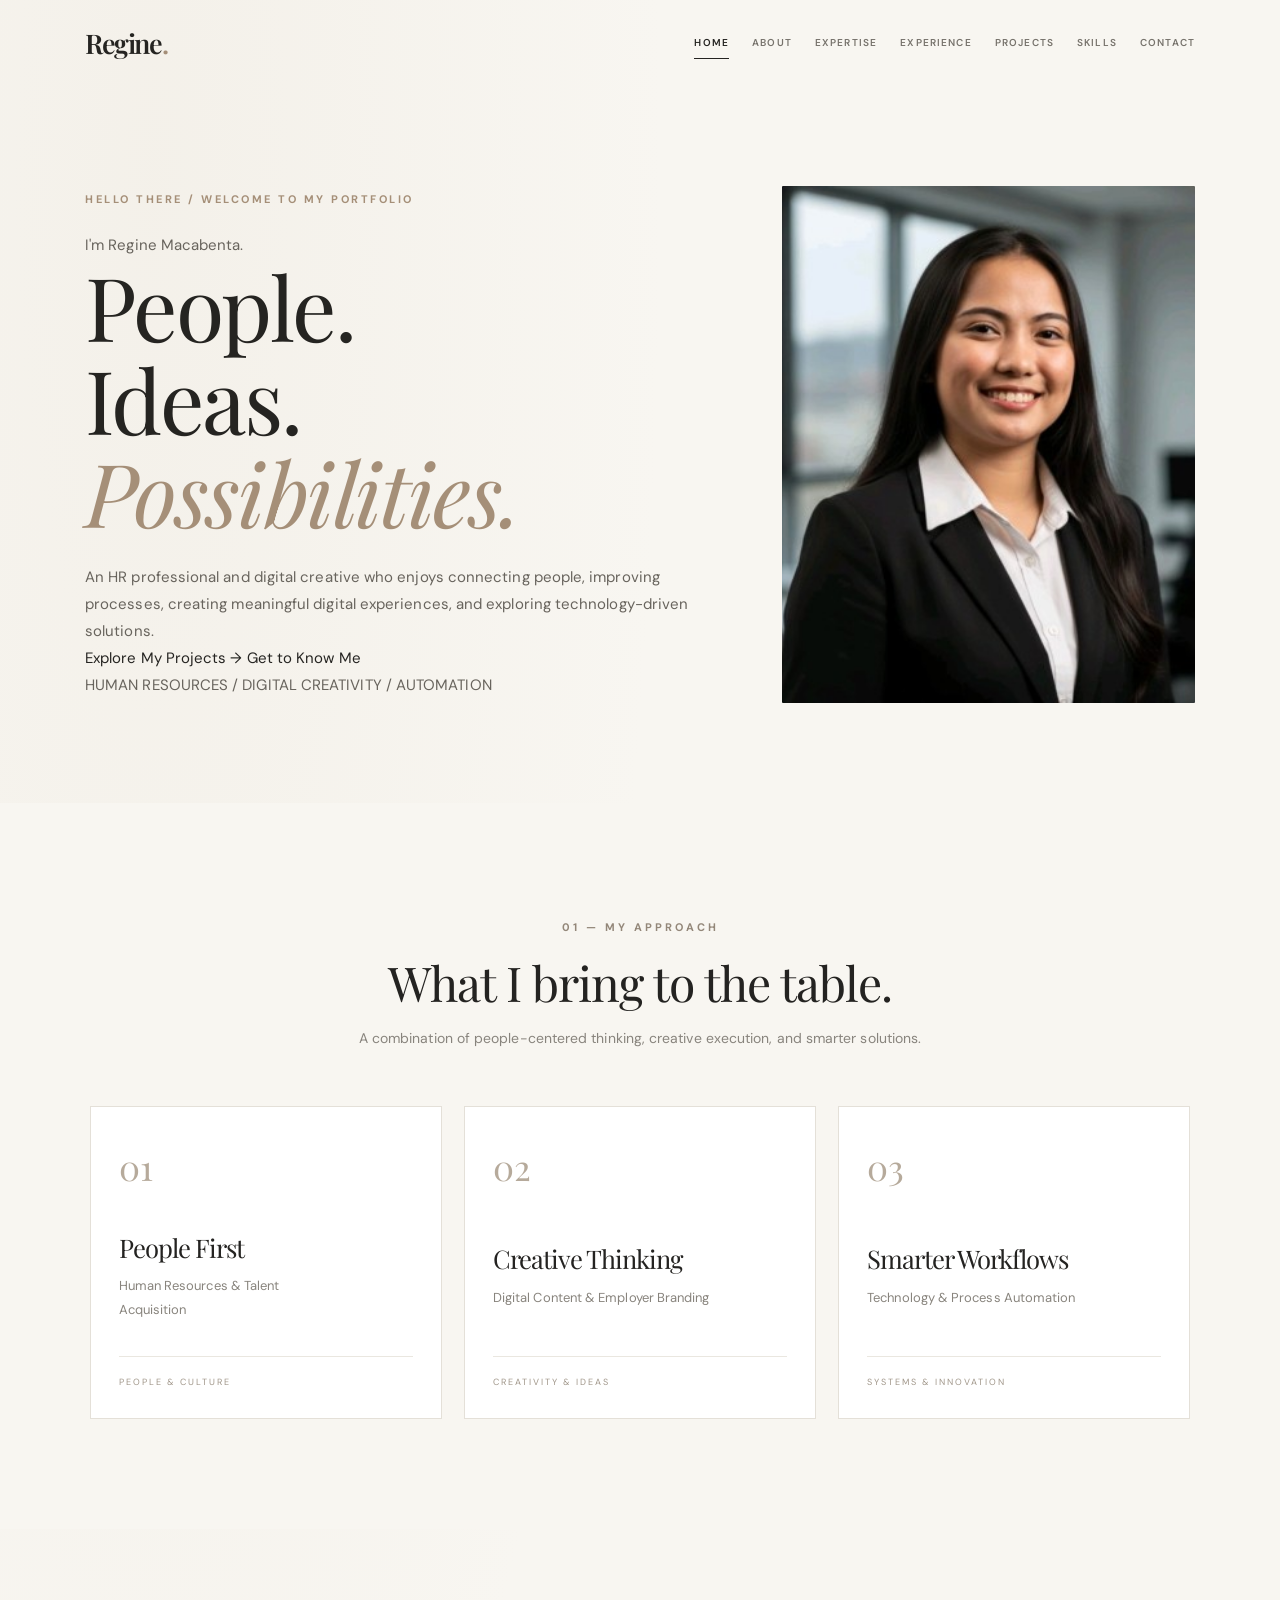
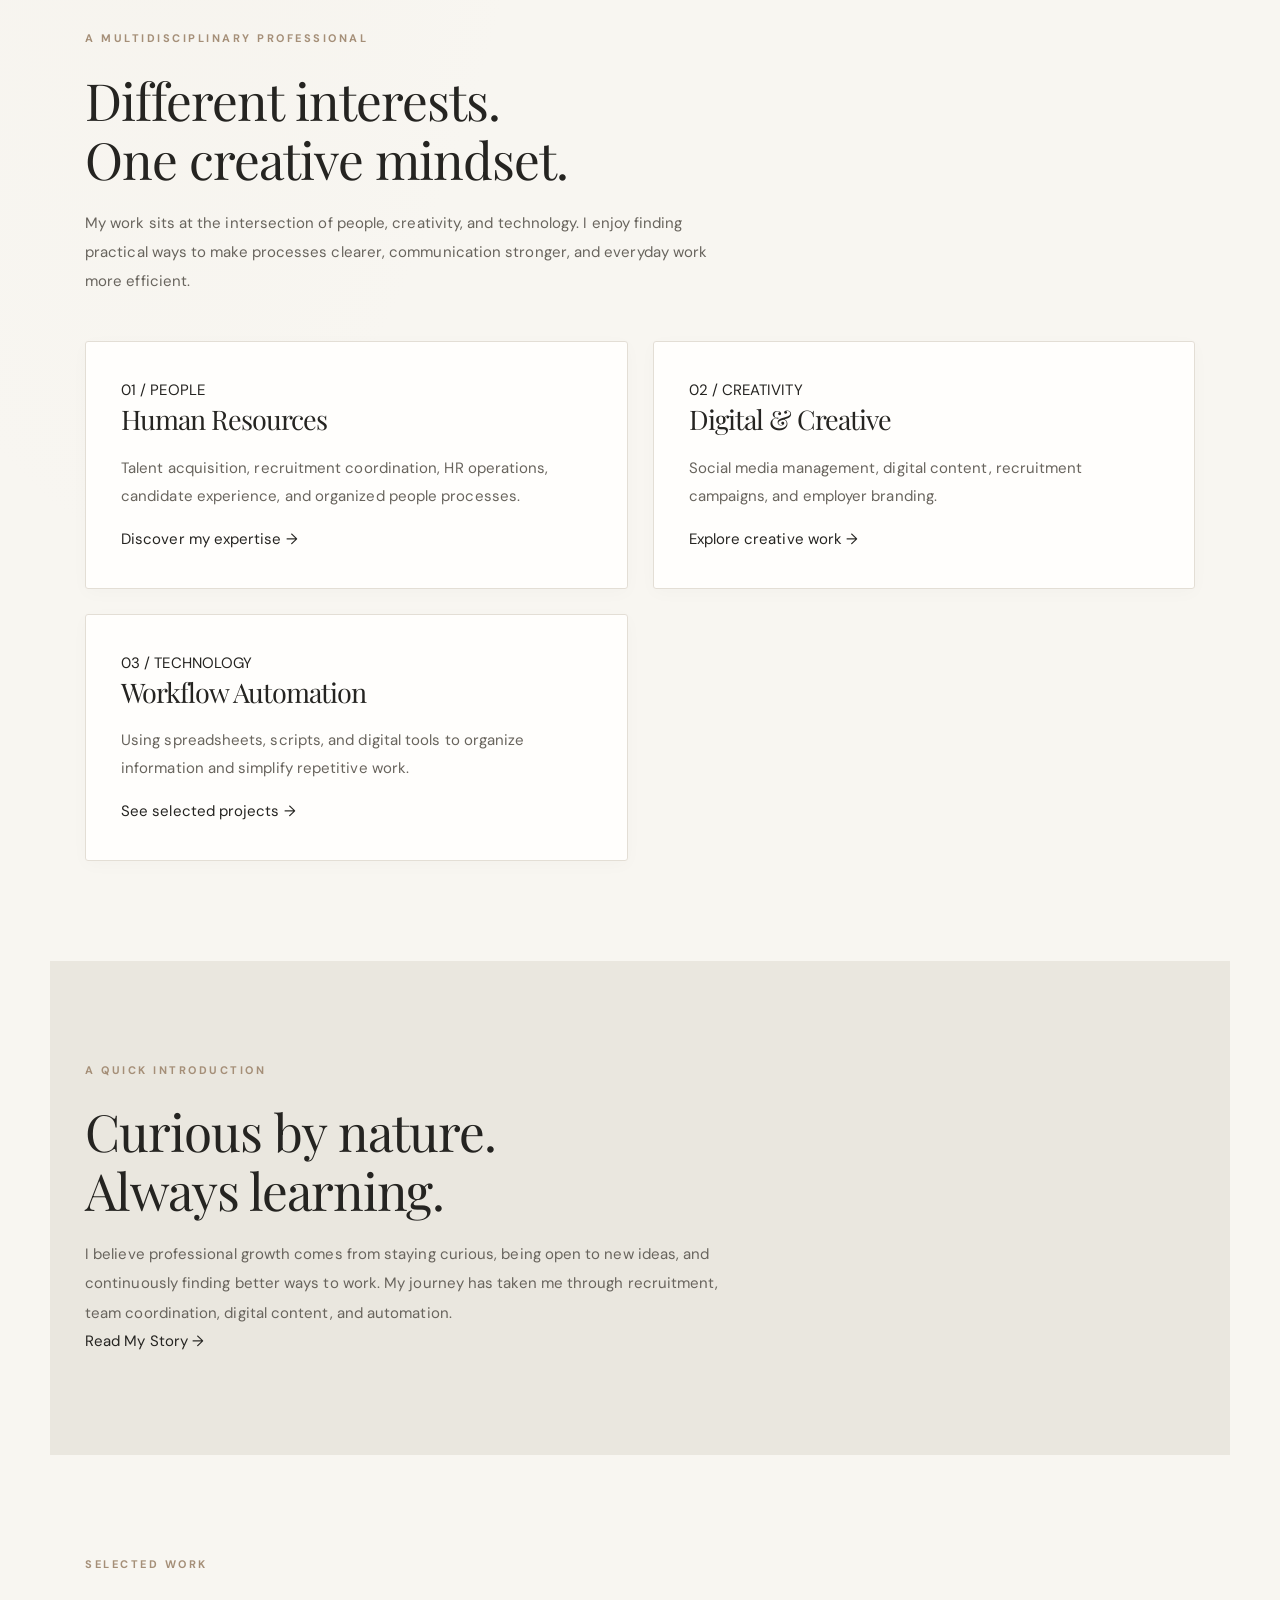
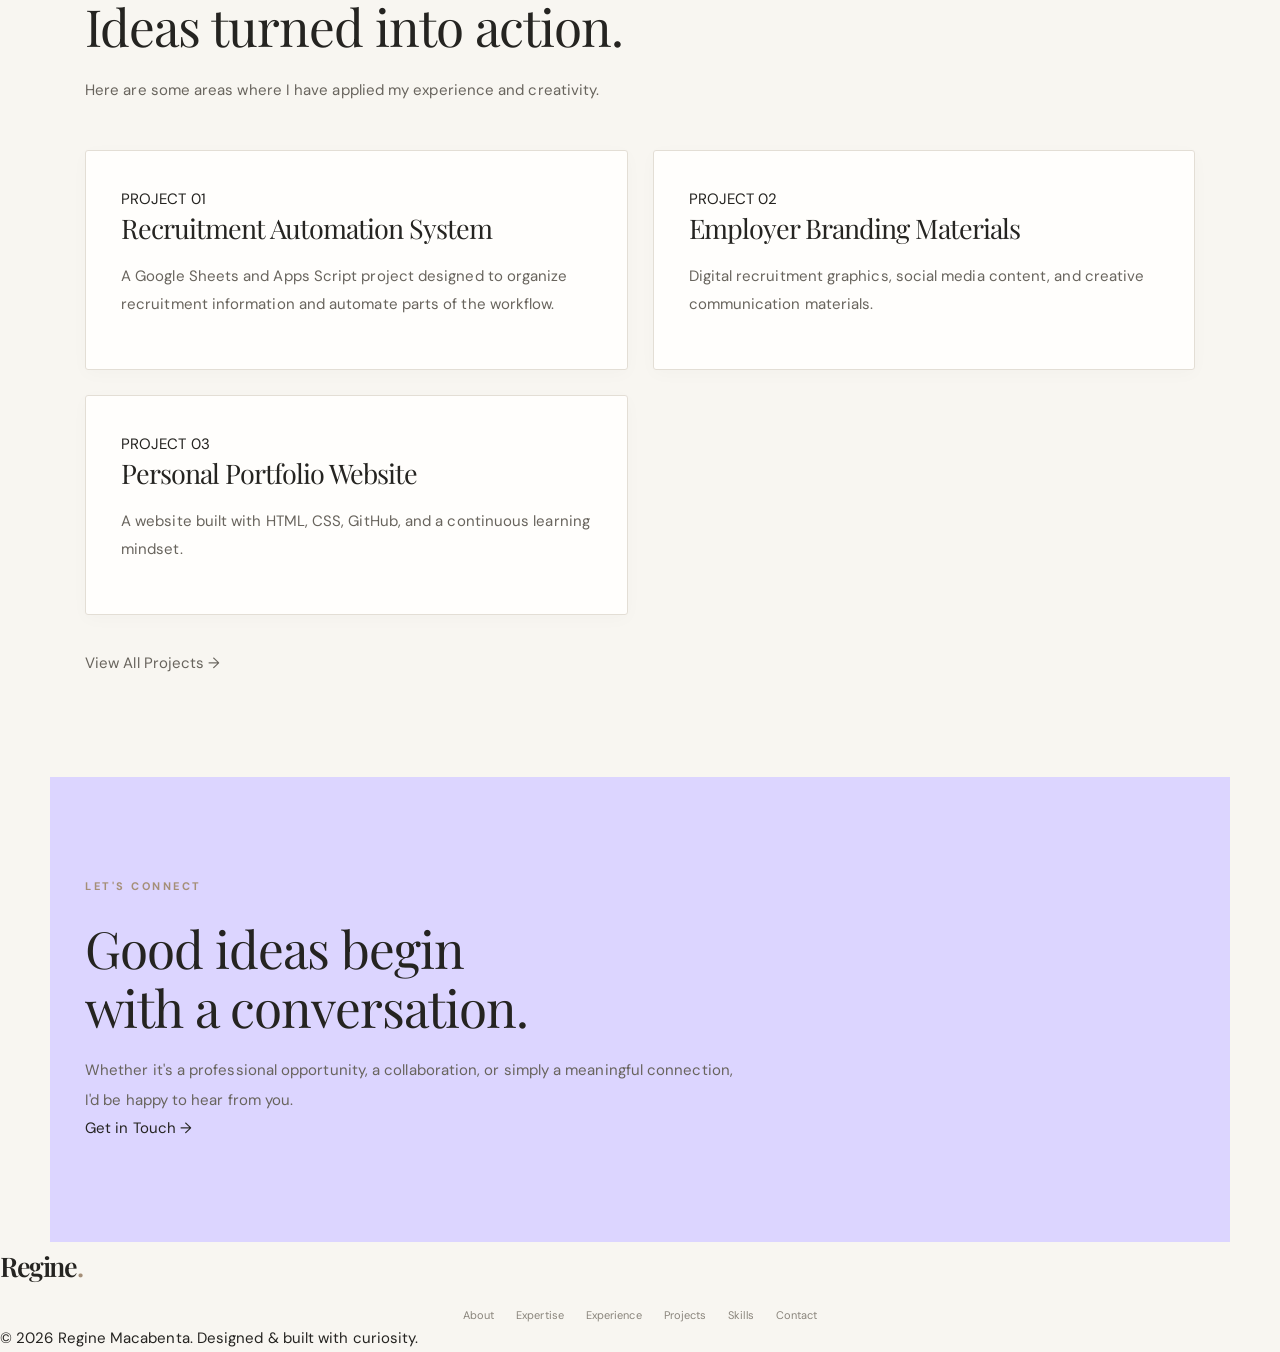
<file: index.html>
<!DOCTYPE html>
<html lang="en">
<head>
    <meta charset="UTF-8">
    <meta name="viewport" content="width=device-width, initial-scale=1.0">
    <meta name="description" content="Regine Macabenta's creative professional portfolio.">
    <title>Regine Macabenta | Portfolio</title>
    <link rel="stylesheet" href="style.css">
</head>
<body>

<nav class="navbar">
    <a href="index.html" class="logo">Regine<span>.</span></a>
    <div class="nav-links">
        <a href="index.html" class="active">Home</a>
        <a href="about.html">About</a>
        <a href="expertise.html">Expertise</a>
        <a href="experience.html">Experience</a>
        <a href="projects.html">Projects</a>
        <a href="skills.html">Skills</a>
        <a href="contact.html">Contact</a>
    </div>
</nav>

<header class="hero">
    <div>
        <p class="eyebrow">HELLO THERE / WELCOME TO MY PORTFOLIO</p>
        <p class="hero-greeting">I'm Regine Macabenta.</p>

        <h1>
            People.<br>
            Ideas.<br>
            <span>Possibilities.</span>
        </h1>

        <p class="hero-description">
            An HR professional and digital creative who enjoys
            connecting people, improving processes, creating
            meaningful digital experiences, and exploring
            technology-driven solutions.
        </p>

        <div class="hero-buttons">
            <a href="projects.html" class="primary-button">
                Explore My Projects →
            </a>
            <a href="about.html" class="secondary-button">
                Get to Know Me
            </a>
        </div>

        <p class="hero-note">
            HUMAN RESOURCES / DIGITAL CREATIVITY / AUTOMATION
        </p>
    </div>

    <div class="hero-photo-wrap">
        <img
            src="assets/profile.jpg"
            alt="Portrait of Regine Macabenta"
            class="hero-photo"
    </div>
</header>


<section class="approach-section">
    <div class="approach-heading">
        <span class="eyebrow">01 — MY APPROACH</span>
        <h2>What I bring to the table.</h2>
        <p>
            A combination of people-centered thinking,
            creative execution, and smarter solutions.
        </p>
    </div>

    <div class="approach-flow">

        <article class="approach-card">
            <div class="approach-card-top">
                <span class="approach-number">01</span>
                <span class="approach-symbol"></span>
            </div>
            <div class="approach-card-content">
                <h3>People First</h3>
                <p>Human Resources & Talent Acquisition</p>
            </div>
            <span class="approach-bottom">PEOPLE & CULTURE</span>
        </article>

        <article class="approach-card">
            <div class="approach-card-top">
                <span class="approach-number">02</span>
                <span class="approach-symbol"></span>
            </div>
            <div class="approach-card-content">
                <h3>Creative Thinking</h3>
                <p>Digital Content & Employer Branding</p>
            </div>
            <span class="approach-bottom">CREATIVITY & IDEAS</span>
        </article>

        <article class="approach-card">
            <div class="approach-card-top">
                <span class="approach-number">03</span>
                <span class="approach-symbol"></span>
            </div>
            <div class="approach-card-content">
                <h3>Smarter Workflows</h3>
                <p>Technology & Process Automation</p>
            </div>
            <span class="approach-bottom">SYSTEMS & INNOVATION</span>
        </article>

    </div>
</section>


<section class="section">
    <p class="eyebrow">A MULTIDISCIPLINARY PROFESSIONAL</p>
    <h2>Different interests.<br><span class="accent">One creative mindset.</span></h2>

    <p class="section-intro">
        My work sits at the intersection of people, creativity,
        and technology. I enjoy finding practical ways to make
        processes clearer, communication stronger, and everyday
        work more efficient.
    </p>

    <div class="card-grid">
        <article class="content-card">
            <span class="card-number">01 / PEOPLE</span>
            <h3>Human Resources</h3>
            <p>
                Talent acquisition, recruitment coordination,
                HR operations, candidate experience, and
                organized people processes.
            </p>
            <a href="expertise.html" class="card-link">Discover my expertise →</a>
        </article>

        <article class="content-card">
            <span class="card-number">02 / CREATIVITY</span>
            <h3>Digital & Creative</h3>
            <p>
                Social media management, digital content,
                recruitment campaigns, and employer branding.
            </p>
            <a href="projects.html" class="card-link">Explore creative work →</a>
        </article>

        <article class="content-card">
            <span class="card-number">03 / TECHNOLOGY</span>
            <h3>Workflow Automation</h3>
            <p>
                Using spreadsheets, scripts, and digital tools
                to organize information and simplify repetitive work.
            </p>
            <a href="projects.html" class="card-link">See selected projects →</a>
        </article>
    </div>
</section>

<section class="section" style="background:#eae7df;">
    <p class="eyebrow">A QUICK INTRODUCTION</p>
    <h2>Curious by nature.<br>Always learning.</h2>
    <p class="section-intro">
        I believe professional growth comes from staying curious,
        being open to new ideas, and continuously finding better
        ways to work. My journey has taken me through recruitment,
        team coordination, digital content, and automation.
    </p>
    <a href="about.html" class="primary-button">
        Read My Story →
    </a>
</section>

<section class="section">
    <p class="eyebrow">SELECTED WORK</p>
    <h2>Ideas turned into action.</h2>
    <p class="section-intro">
        Here are some areas where I have applied my experience
        and creativity.
    </p>

    <div class="card-grid">
        <article class="content-card">
            <span class="card-number">PROJECT 01</span>
            <h3>Recruitment Automation System</h3>
            <p>
                A Google Sheets and Apps Script project
                designed to organize recruitment information
                and automate parts of the workflow.
            </p>
        </article>

        <article class="content-card">
            <span class="card-number">PROJECT 02</span>
            <h3>Employer Branding Materials</h3>
            <p>
                Digital recruitment graphics, social media
                content, and creative communication materials.
            </p>
        </article>

        <article class="content-card">
            <span class="card-number">PROJECT 03</span>
            <h3>Personal Portfolio Website</h3>
            <p>
                A website built with HTML, CSS, GitHub,
                and a continuous learning mindset.
            </p>
        </article>
    </div>

    <p style="margin-top:35px;">
        <a href="projects.html" class="primary-button">
            View All Projects →
        </a>
    </p>
</section>

<section class="section" style="background:#dcd5ff;">
    <p class="eyebrow">LET'S CONNECT</p>
    <h2>Good ideas begin<br>with a conversation.</h2>
    <p class="section-intro">
        Whether it's a professional opportunity, a collaboration,
        or simply a meaningful connection, I'd be happy to hear
        from you.
    </p>
    <a href="contact.html" class="primary-button">
        Get in Touch →
    </a>
</section>

<footer>
    <div class="footer-top">
        <a href="index.html" class="logo">Regine<span>.</span></a>
        <div class="footer-links">
            <a href="about.html">About</a>
            <a href="expertise.html">Expertise</a>
            <a href="experience.html">Experience</a>
            <a href="projects.html">Projects</a>
            <a href="skills.html">Skills</a>
            <a href="contact.html">Contact</a>
        </div>
    </div>
    <div class="footer-bottom">
        © 2026 Regine Macabenta. Designed & built with curiosity.
    </div>
</footer>

</body>
</html>
</file>
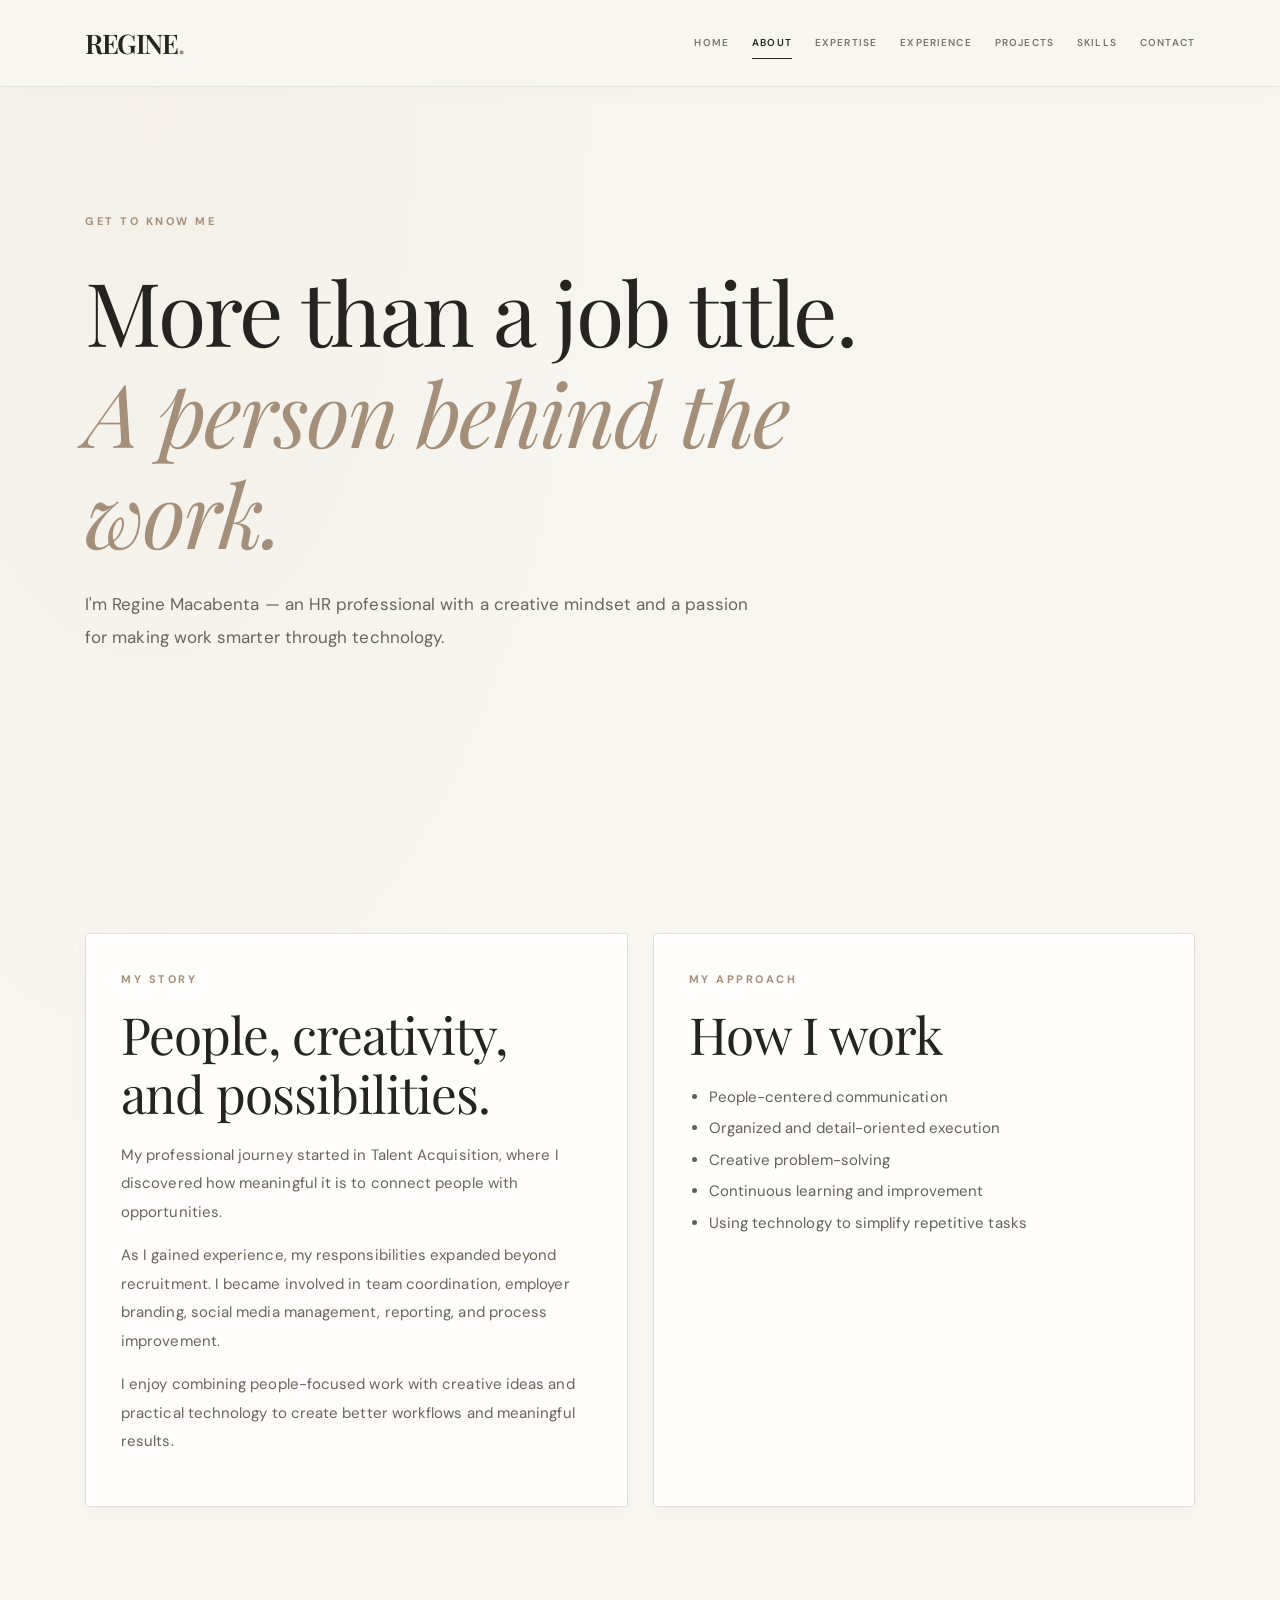
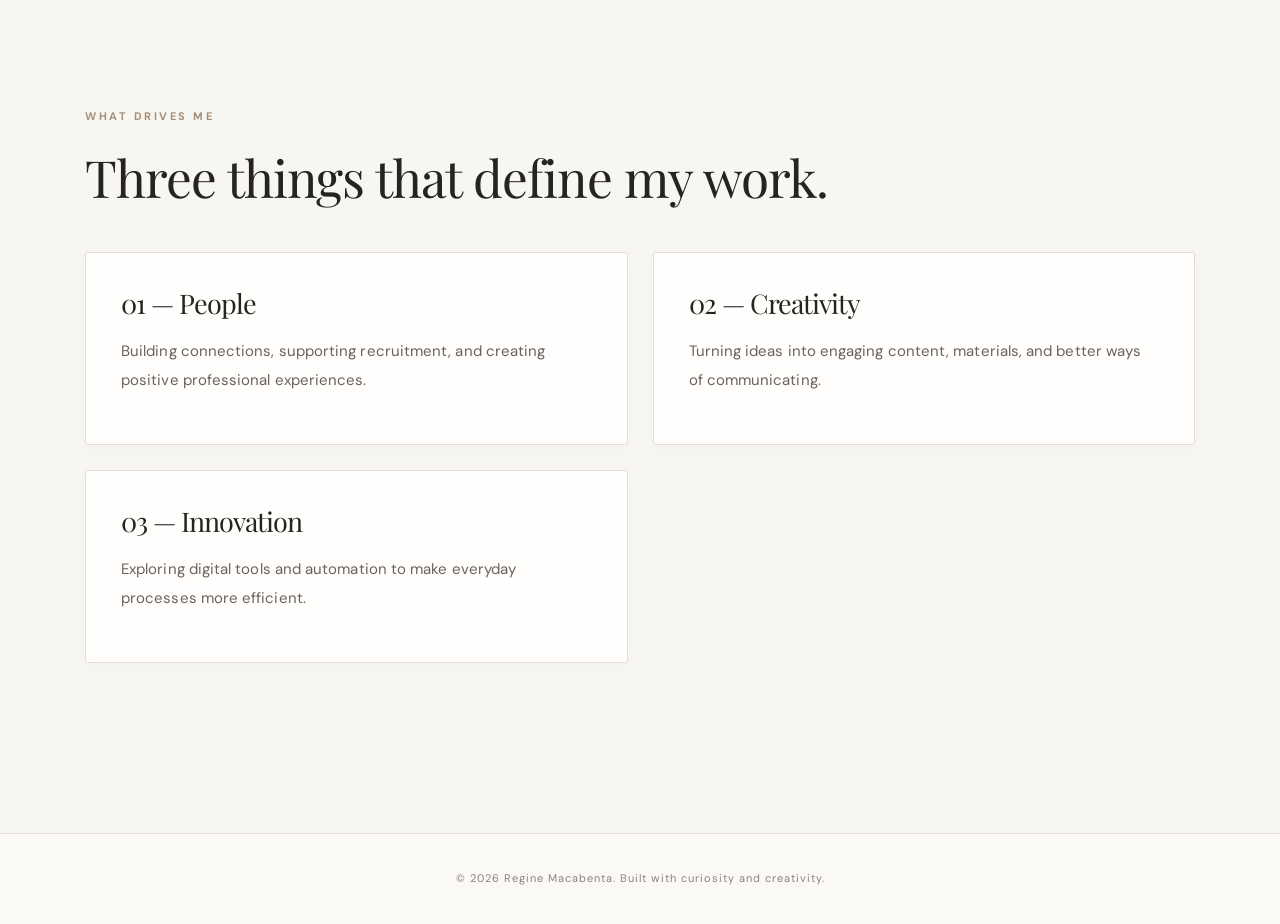
<file: about.html>
<!DOCTYPE html>
<html lang="en">
<head>
    <meta charset="UTF-8">
    <meta name="viewport" content="width=device-width, initial-scale=1.0">
    <title>About Me | Regine Macabenta</title>
    <link rel="stylesheet" href="style.css">
</head>
<body>

<header class="site-header">
    <nav class="navbar">
        <a href="index.html" class="logo">REGINE<span>.</span></a>

        <div class="nav-links">
            <a href="index.html">Home</a>
            <a href="about.html" class="active">About</a>
            <a href="expertise.html">Expertise</a>
            <a href="experience.html">Experience</a>
            <a href="projects.html">Projects</a>
            <a href="skills.html">Skills</a>
            <a href="contact.html">Contact</a>
        </div>
    </nav>
</header>

<main>
    <section class="page-hero">
        <p class="eyebrow">GET TO KNOW ME</p>
        <h1>More than a job title.<br><span>A person behind the work.</span></h1>
        <p class="lead">
            I'm Regine Macabenta — an HR professional with a creative mindset
            and a passion for making work smarter through technology.
        </p>
    </section>

    <section class="section">
        <div class="card-grid">
            <div class="content-card">
                <p class="eyebrow">MY STORY</p>
                <h2>People, creativity, and possibilities.</h2>
                <p>
                    My professional journey started in Talent Acquisition,
                    where I discovered how meaningful it is to connect people
                    with opportunities.
                </p>
                <p>
                    As I gained experience, my responsibilities expanded
                    beyond recruitment. I became involved in team coordination,
                    employer branding, social media management, reporting,
                    and process improvement.
                </p>
                <p>
                    I enjoy combining people-focused work with creative ideas
                    and practical technology to create better workflows and
                    meaningful results.
                </p>
            </div>

            <div class="content-card">
                <p class="eyebrow">MY APPROACH</p>
                <h2>How I work</h2>
                <ul>
                    <li>People-centered communication</li>
                    <li>Organized and detail-oriented execution</li>
                    <li>Creative problem-solving</li>
                    <li>Continuous learning and improvement</li>
                    <li>Using technology to simplify repetitive tasks</li>
                </ul>
            </div>
        </div>
    </section>

    <section class="section">
        <p class="eyebrow">WHAT DRIVES ME</p>
        <h2>Three things that define my work.</h2>

        <div class="card-grid">
            <div class="content-card">
                <h3>01 — People</h3>
                <p>
                    Building connections, supporting recruitment,
                    and creating positive professional experiences.
                </p>
            </div>

            <div class="content-card">
                <h3>02 — Creativity</h3>
                <p>
                    Turning ideas into engaging content, materials,
                    and better ways of communicating.
                </p>
            </div>

            <div class="content-card">
                <h3>03 — Innovation</h3>
                <p>
                    Exploring digital tools and automation to make
                    everyday processes more efficient.
                </p>
            </div>
        </div>
    </section>
</main>

<footer class="site-footer">
    <p>© 2026 Regine Macabenta. Built with curiosity and creativity.</p>
</footer>

</body>
</html>
</file>
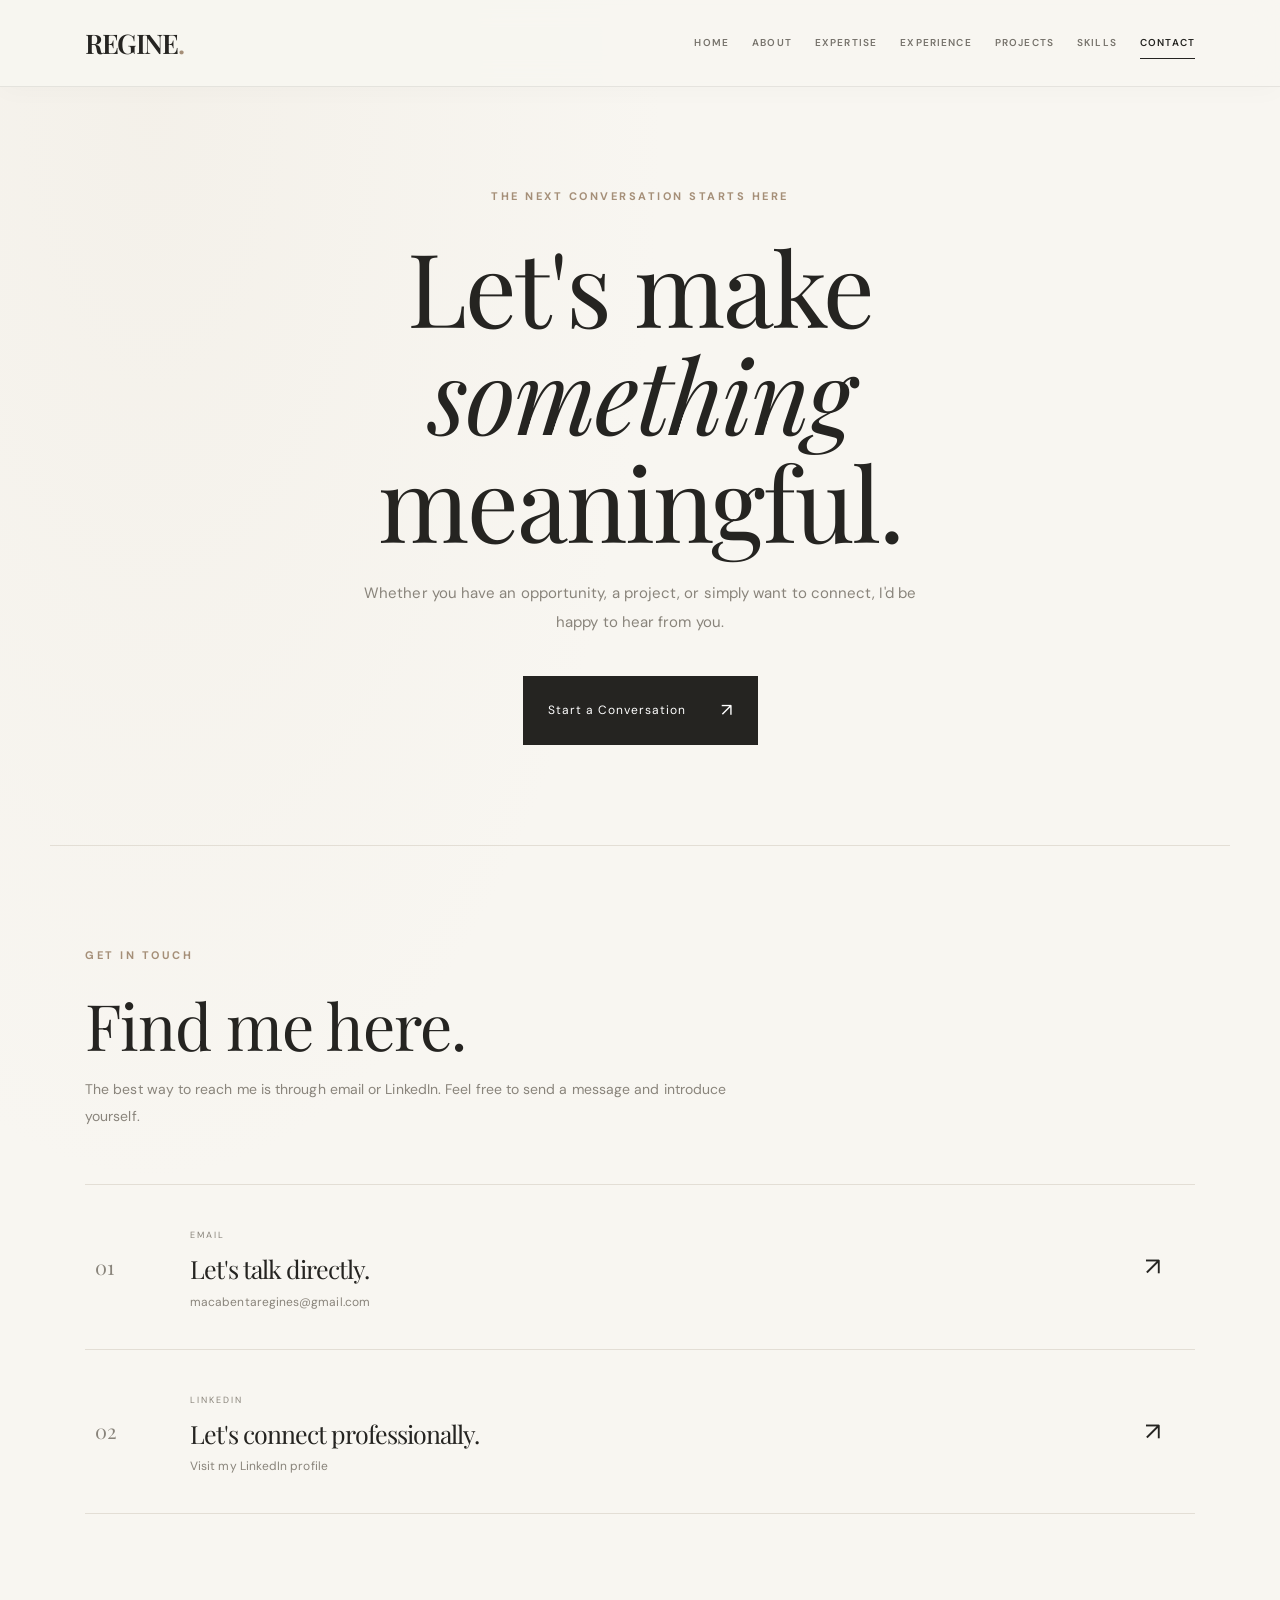
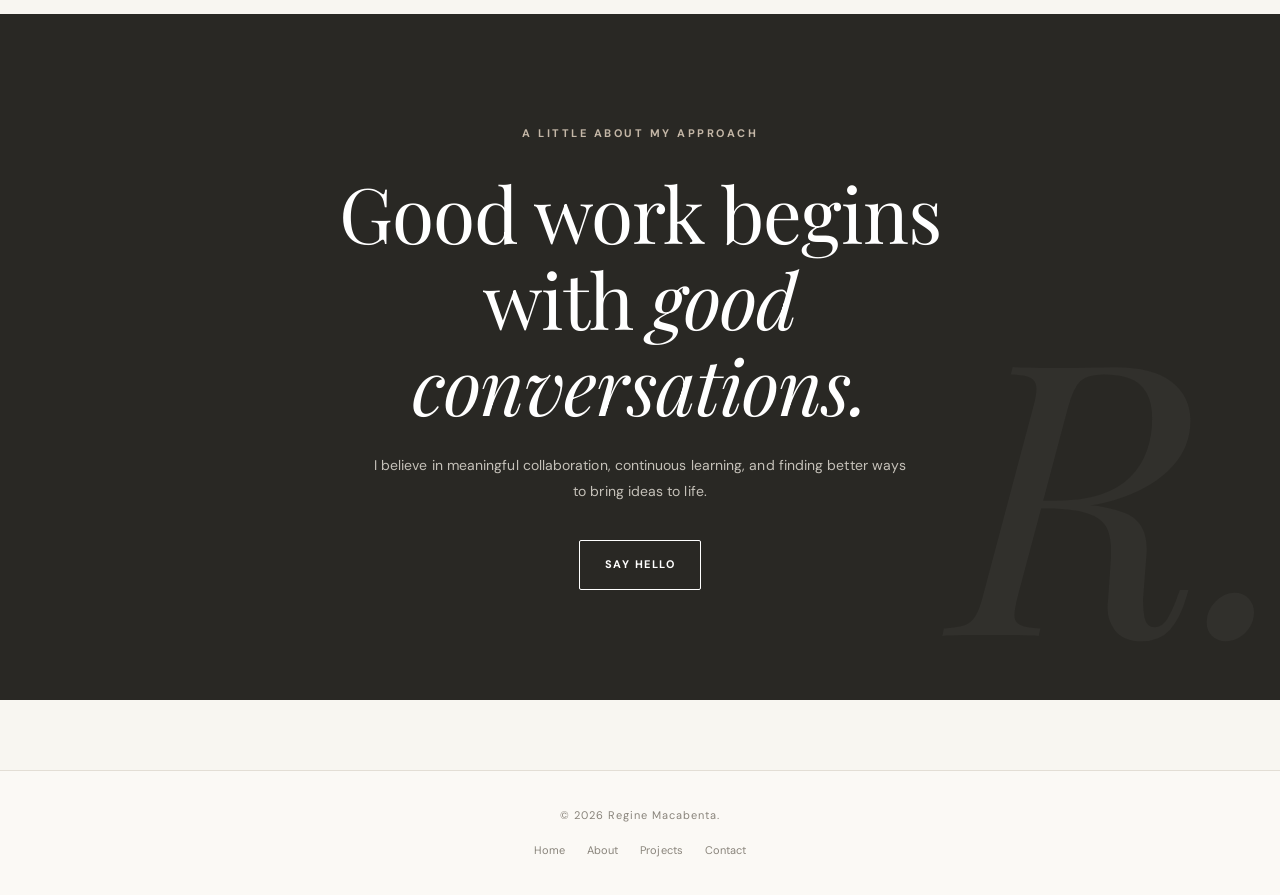
<file: contact.html>
<!DOCTYPE html>
<html lang="en">
<head>
    <meta charset="UTF-8">
    <meta name="viewport" content="width=device-width, initial-scale=1.0">

    <title>Contact | Regine Macabenta</title>

    <link rel="preconnect" href="https://fonts.googleapis.com">
    <link rel="preconnect" href="https://fonts.gstatic.com" crossorigin>
    <link href="https://fonts.googleapis.com/css2?family=DM+Sans:wght@400;500;600;700&family=Playfair+Display:wght@400;500;600;700&display=swap" rel="stylesheet">

    <link rel="stylesheet" href="style.css">
</head>

<body>

    <!-- NAVIGATION -->
    <header class="site-header">
        <nav class="navbar">
            <a href="index.html" class="logo">REGINE<span>.</span></a>

            <div class="nav-links">
                <a href="index.html">Home</a>
                <a href="about.html">About</a>
                <a href="expertise.html">Expertise</a>
                <a href="experience.html">Experience</a>
                <a href="projects.html">Projects</a>
                <a href="skills.html">Skills</a>
                <a href="contact.html" class="active">Contact</a>
            </div>
        </nav>
    </header>


    <main>

        <!-- CONTACT HERO -->
        <section class="contact-hero">
            <div class="contact-hero-inner">

                <p class="eyebrow">THE NEXT CONVERSATION STARTS HERE</p>

                <h1>
                    Let's make
                    <em>something</em>
                    meaningful.
                </h1>

                <p class="contact-hero-description">
                    Whether you have an opportunity, a project,
                    or simply want to connect, I'd be happy to hear from you.
                </p>

                <a href="mailto:macabentaregines@gmail.com"
                   class="contact-main-button">
                    Start a Conversation
                    <span>↗</span>
                </a>

            </div>
        </section>


        <!-- CONTACT DETAILS -->
        <section class="section contact-information">

            <div class="contact-information-heading">
                <p class="eyebrow">GET IN TOUCH</p>
                <h2>Find me here.</h2>
                <p>
                    The best way to reach me is through email or LinkedIn.
                    Feel free to send a message and introduce yourself.
                </p>
            </div>


            <div class="contact-methods">

                <!-- EMAIL -->
                <a href="mailto:macabentaregines@gmail.com"
                   class="contact-method">

                    <div class="contact-method-number">01</div>

                    <div class="contact-method-content">
                        <span>EMAIL</span>
                        <h3>Let's talk directly.</h3>
                        <p>macabentaregines@gmail.com</p>
                    </div>

                    <div class="contact-method-arrow">↗</div>
                </a>


                <!-- LINKEDIN -->
                <a href="https://www.linkedin.com/"
                   target="_blank"
                   rel="noopener noreferrer"
                   class="contact-method">

                    <div class="contact-method-number">02</div>

                    <div class="contact-method-content">
                        <span>LINKEDIN</span>
                        <h3>Let's connect professionally.</h3>
                        <p>Visit my LinkedIn profile</p>
                    </div>

                    <div class="contact-method-arrow">↗</div>
                </a>

            </div>

        </section>


        <!-- CLOSING STATEMENT -->
        <section class="contact-closing">

            <div class="contact-closing-inner">
                <p class="eyebrow">A LITTLE ABOUT MY APPROACH</p>

                <h2>
                    Good work begins with
                    <em>good conversations.</em>
                </h2>

                <p>
                    I believe in meaningful collaboration,
                    continuous learning, and finding better ways
                    to bring ideas to life.
                </p>

                <a href="mailto:macabentaregines@gmail.com"
                   class="btn btn-outline contact-closing-button">
                    Say Hello
                </a>
            </div>

            <div class="contact-decoration">
                R.
            </div>

        </section>

    </main>


    <!-- FOOTER -->
    <footer class="site-footer">
        <p>© 2026 Regine Macabenta.</p>

        <div class="footer-links">
            <a href="index.html">Home</a>
            <a href="about.html">About</a>
            <a href="projects.html">Projects</a>
            <a href="contact.html">Contact</a>
        </div>
    </footer>

</body>
</html>
</file>
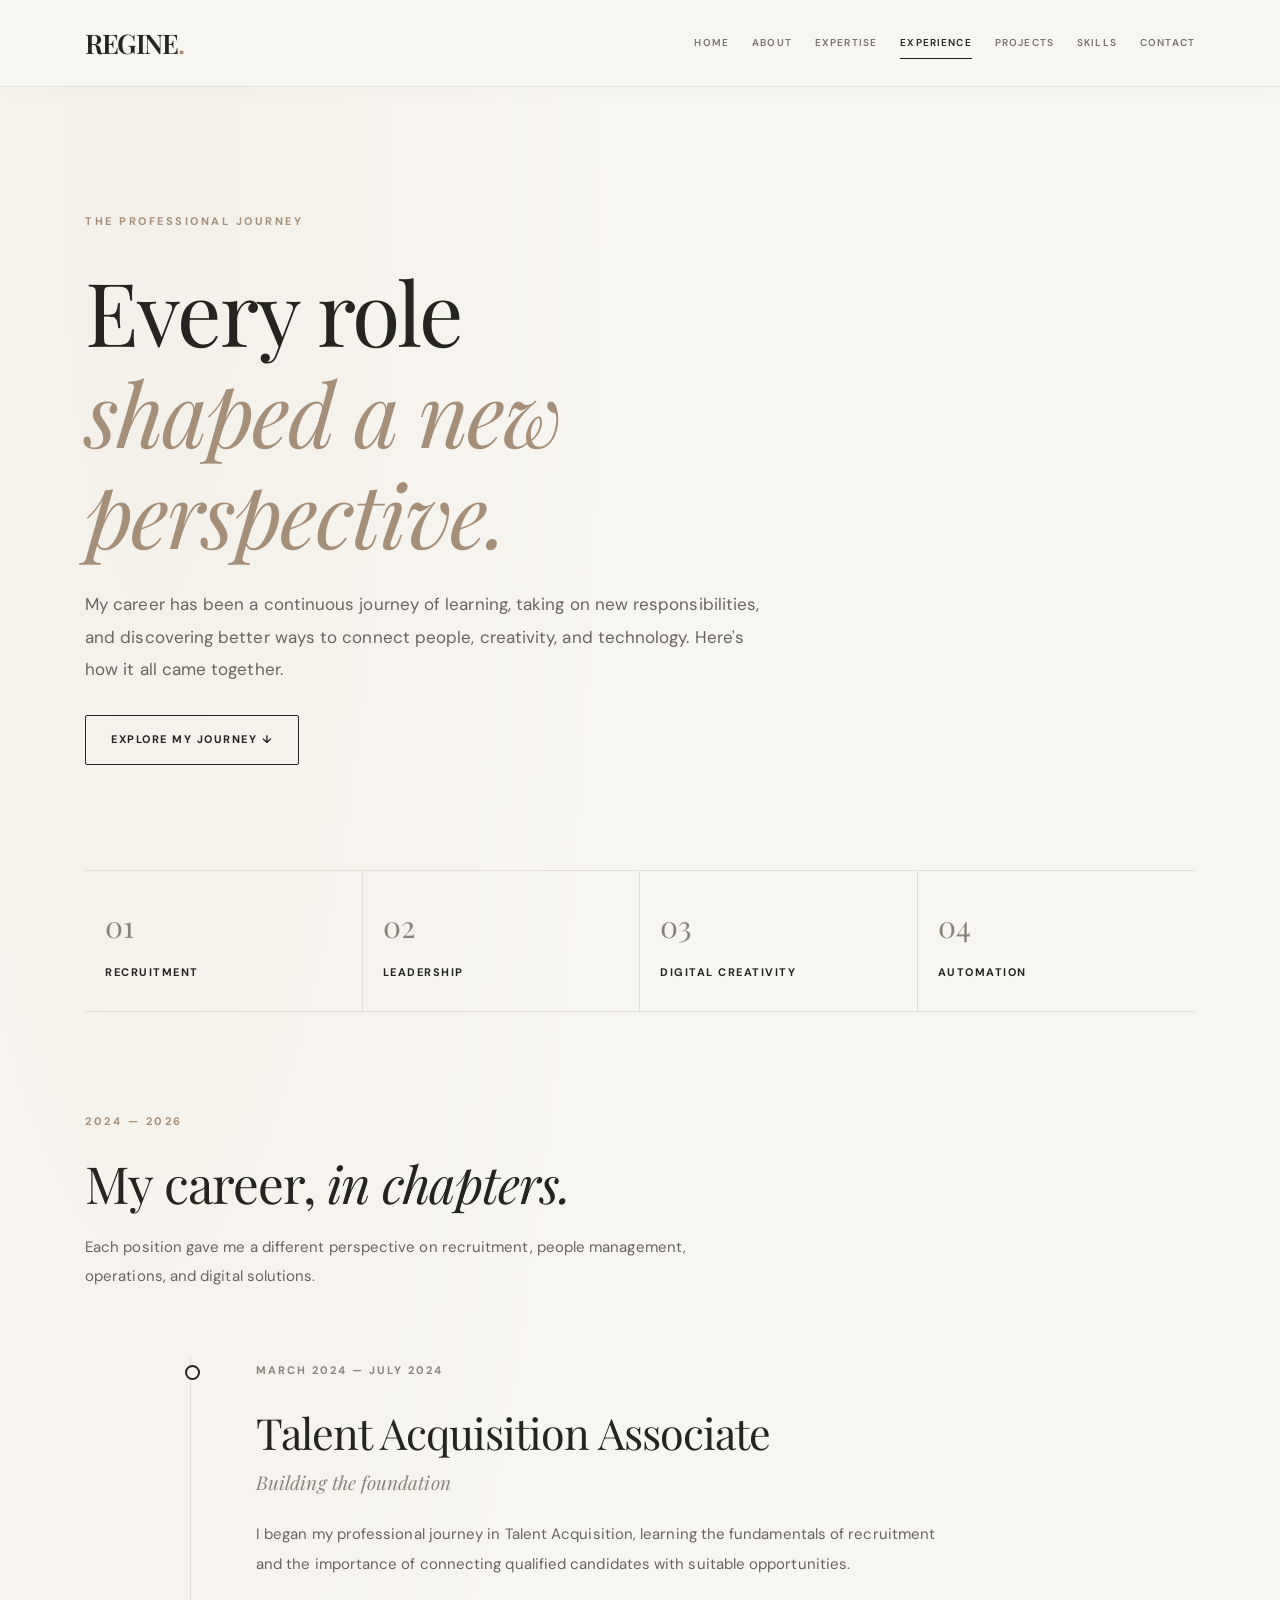
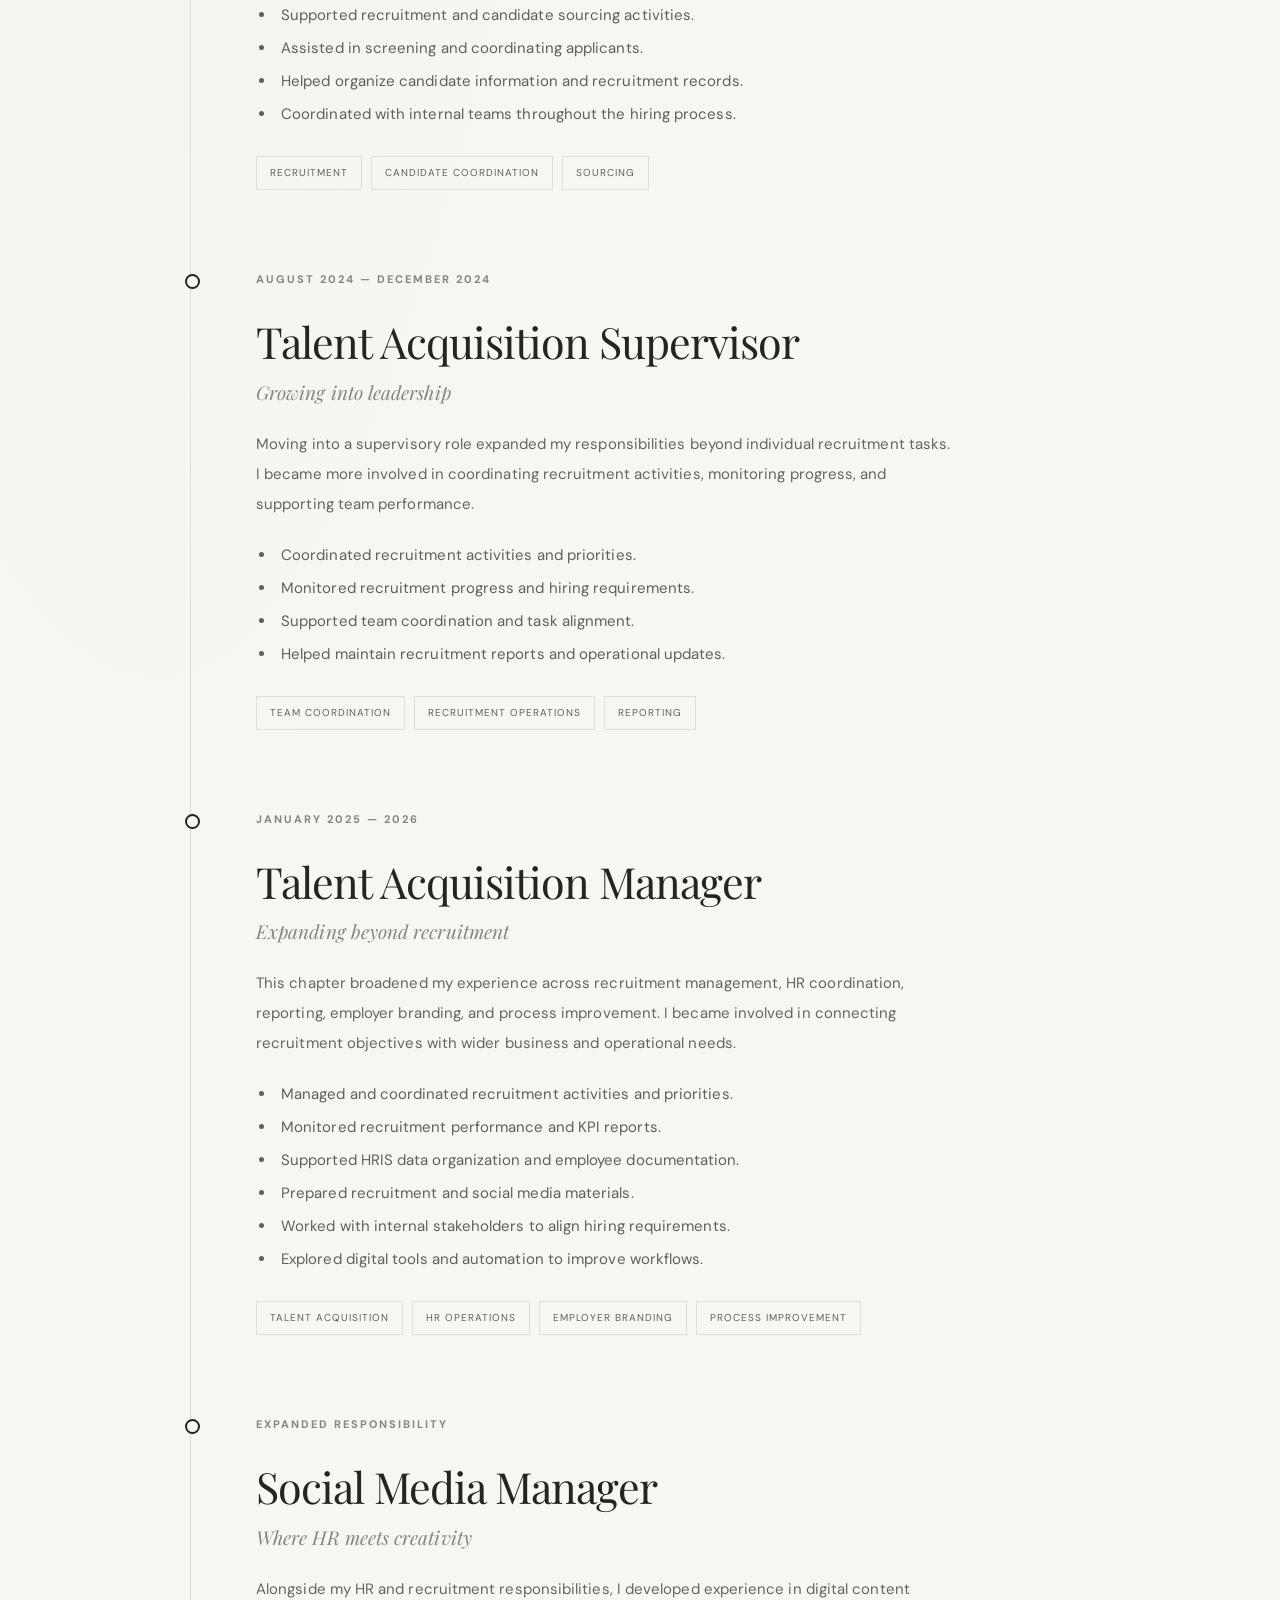
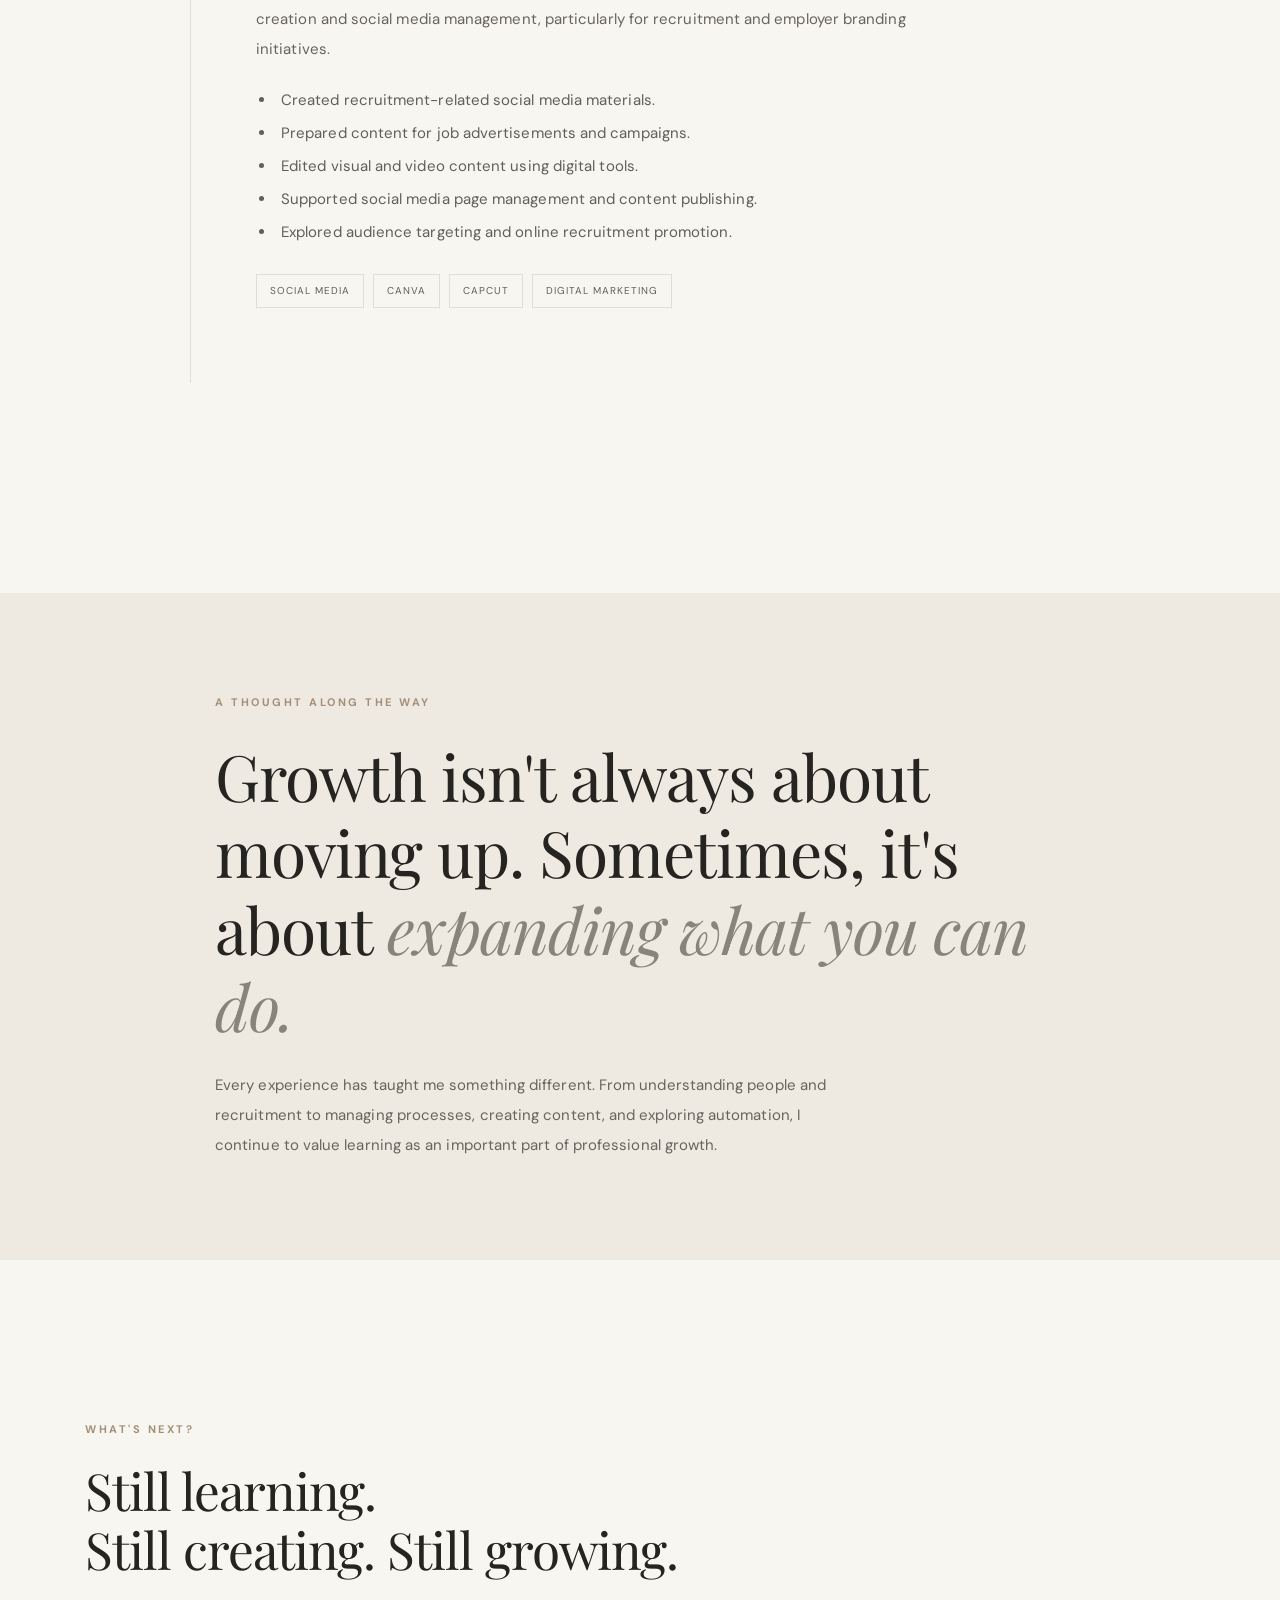
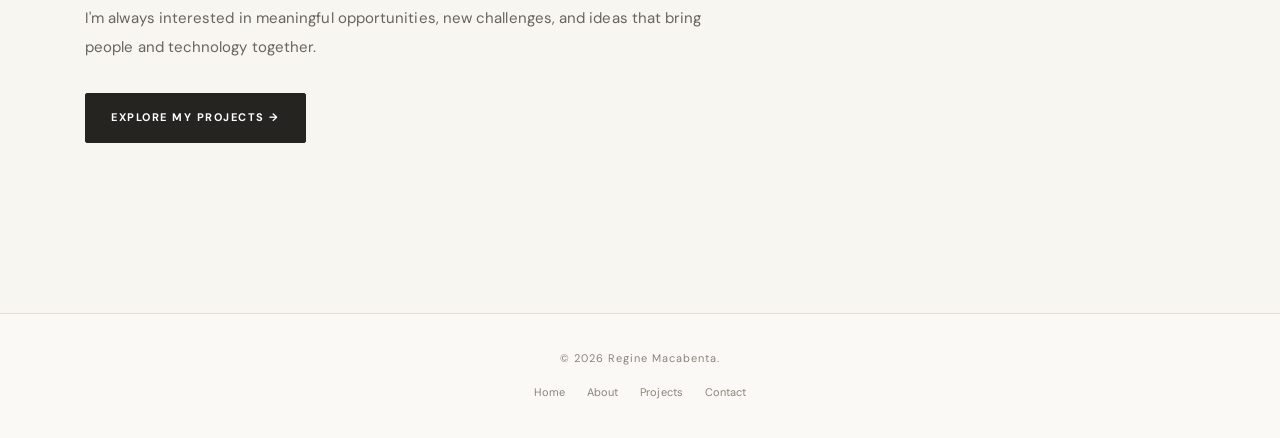
<file: experience.html>
<!DOCTYPE html>
<html lang="en">
<head>
    <meta charset="UTF-8">
    <meta name="viewport" content="width=device-width, initial-scale=1.0">

    <title>Experience | Regine Macabenta</title>

    <meta name="description"
          content="Explore the professional journey and experience of Regine Macabenta in Talent Acquisition, HR, Digital Marketing, and Workflow Automation.">

    <link rel="stylesheet" href="style.css">
</head>

<body>

<!-- NAVIGATION -->
<header class="site-header">
    <nav class="navbar">

        <a href="index.html" class="logo">
            REGINE<span>.</span>
        </a>

        <div class="nav-links">
            <a href="index.html">Home</a>
            <a href="about.html">About</a>
            <a href="expertise.html">Expertise</a>
            <a href="experience.html" class="active">Experience</a>
            <a href="projects.html">Projects</a>
            <a href="skills.html">Skills</a>
            <a href="contact.html">Contact</a>
        </div>

    </nav>
</header>


<main>

    <!-- PAGE INTRODUCTION -->
    <section class="page-hero experience-hero">

        <p class="eyebrow">THE PROFESSIONAL JOURNEY</p>

        <h1>
            Every role<br>
            <span>shaped a new perspective.</span>
        </h1>

        <p class="lead">
            My career has been a continuous journey of learning,
            taking on new responsibilities, and discovering better
            ways to connect people, creativity, and technology.
            Here's how it all came together.
        </p>

        <a href="#career-timeline" class="btn btn-outline">
            Explore my journey ↓
        </a>

    </section>


    <!-- CAREER OVERVIEW -->
    <section class="experience-overview">

        <div class="experience-overview-item">
            <span class="overview-number">01</span>
            <p>Recruitment</p>
        </div>

        <div class="experience-overview-item">
            <span class="overview-number">02</span>
            <p>Leadership</p>
        </div>

        <div class="experience-overview-item">
            <span class="overview-number">03</span>
            <p>Digital Creativity</p>
        </div>

        <div class="experience-overview-item">
            <span class="overview-number">04</span>
            <p>Automation</p>
        </div>

    </section>


    <!-- CAREER TIMELINE -->
    <section class="section" id="career-timeline">

        <p class="eyebrow">2024 — 2026</p>

        <h2>
            My career, <em>in chapters.</em>
        </h2>

        <p class="section-intro">
            Each position gave me a different perspective on
            recruitment, people management, operations, and
            digital solutions.
        </p>


        <div class="timeline">

            <!-- ROLE 1 -->
            <article class="timeline-item">

                <span class="timeline-date">
                    MARCH 2024 — JULY 2024
                </span>

                <h3>Talent Acquisition Associate</h3>

                <p class="experience-subtitle">
                    Building the foundation
                </p>

                <p>
                    I began my professional journey in Talent Acquisition,
                    learning the fundamentals of recruitment and the
                    importance of connecting qualified candidates with
                    suitable opportunities.
                </p>

                <ul class="experience-list">
                    <li>Supported recruitment and candidate sourcing activities.</li>
                    <li>Assisted in screening and coordinating applicants.</li>
                    <li>Helped organize candidate information and recruitment records.</li>
                    <li>Coordinated with internal teams throughout the hiring process.</li>
                </ul>

                <div class="experience-labels">
                    <span>Recruitment</span>
                    <span>Candidate Coordination</span>
                    <span>Sourcing</span>
                </div>

            </article>


            <!-- ROLE 2 -->
            <article class="timeline-item">

                <span class="timeline-date">
                    AUGUST 2024 — DECEMBER 2024
                </span>

                <h3>Talent Acquisition Supervisor</h3>

                <p class="experience-subtitle">
                    Growing into leadership
                </p>

                <p>
                    Moving into a supervisory role expanded my
                    responsibilities beyond individual recruitment tasks.
                    I became more involved in coordinating recruitment
                    activities, monitoring progress, and supporting
                    team performance.
                </p>

                <ul class="experience-list">
                    <li>Coordinated recruitment activities and priorities.</li>
                    <li>Monitored recruitment progress and hiring requirements.</li>
                    <li>Supported team coordination and task alignment.</li>
                    <li>Helped maintain recruitment reports and operational updates.</li>
                </ul>

                <div class="experience-labels">
                    <span>Team Coordination</span>
                    <span>Recruitment Operations</span>
                    <span>Reporting</span>
                </div>

            </article>


            <!-- ROLE 3 -->
            <article class="timeline-item">

                <span class="timeline-date">
                    JANUARY 2025 — 2026
                </span>

                <h3>Talent Acquisition Manager</h3>

                <p class="experience-subtitle">
                    Expanding beyond recruitment
                </p>

                <p>
                    This chapter broadened my experience across recruitment
                    management, HR coordination, reporting, employer branding,
                    and process improvement. I became involved in connecting
                    recruitment objectives with wider business and operational
                    needs.
                </p>

                <ul class="experience-list">
                    <li>Managed and coordinated recruitment activities and priorities.</li>
                    <li>Monitored recruitment performance and KPI reports.</li>
                    <li>Supported HRIS data organization and employee documentation.</li>
                    <li>Prepared recruitment and social media materials.</li>
                    <li>Worked with internal stakeholders to align hiring requirements.</li>
                    <li>Explored digital tools and automation to improve workflows.</li>
                </ul>

                <div class="experience-labels">
                    <span>Talent Acquisition</span>
                    <span>HR Operations</span>
                    <span>Employer Branding</span>
                    <span>Process Improvement</span>
                </div>

            </article>


            <!-- ADDITIONAL RESPONSIBILITY -->
            <article class="timeline-item">

                <span class="timeline-date">
                    EXPANDED RESPONSIBILITY
                </span>

                <h3>Social Media Manager</h3>

                <p class="experience-subtitle">
                    Where HR meets creativity
                </p>

                <p>
                    Alongside my HR and recruitment responsibilities,
                    I developed experience in digital content creation
                    and social media management, particularly for
                    recruitment and employer branding initiatives.
                </p>

                <ul class="experience-list">
                    <li>Created recruitment-related social media materials.</li>
                    <li>Prepared content for job advertisements and campaigns.</li>
                    <li>Edited visual and video content using digital tools.</li>
                    <li>Supported social media page management and content publishing.</li>
                    <li>Explored audience targeting and online recruitment promotion.</li>
                </ul>

                <div class="experience-labels">
                    <span>Social Media</span>
                    <span>Canva</span>
                    <span>CapCut</span>
                    <span>Digital Marketing</span>
                </div>

            </article>

        </div>

    </section>


    <!-- CAREER REFLECTION -->
    <section class="experience-reflection">

        <div class="reflection-inner">

            <p class="eyebrow">A THOUGHT ALONG THE WAY</p>

            <h2>
                Growth isn't always about moving up.
                Sometimes, it's about <em>expanding what you can do.</em>
            </h2>

            <p>
                Every experience has taught me something different.
                From understanding people and recruitment to managing
                processes, creating content, and exploring automation,
                I continue to value learning as an important part of
                professional growth.
            </p>

        </div>

    </section>


    <!-- CTA -->
    <section class="section experience-cta-section">

        <p class="eyebrow">WHAT'S NEXT?</p>

        <h2>
            Still learning.<br>
            Still creating. Still growing.
        </h2>

        <p class="section-intro">
            I'm always interested in meaningful opportunities,
            new challenges, and ideas that bring people and
            technology together.
        </p>

        <a href="projects.html" class="btn btn-primary">
            Explore my projects →
        </a>

    </section>

</main>


<!-- FOOTER -->
<footer class="site-footer">

    <p>© 2026 Regine Macabenta.</p>

    <div class="footer-links">
        <a href="index.html">Home</a>
        <a href="about.html">About</a>
        <a href="projects.html">Projects</a>
        <a href="contact.html">Contact</a>
    </div>

</footer>

</body>
</html>
</file>
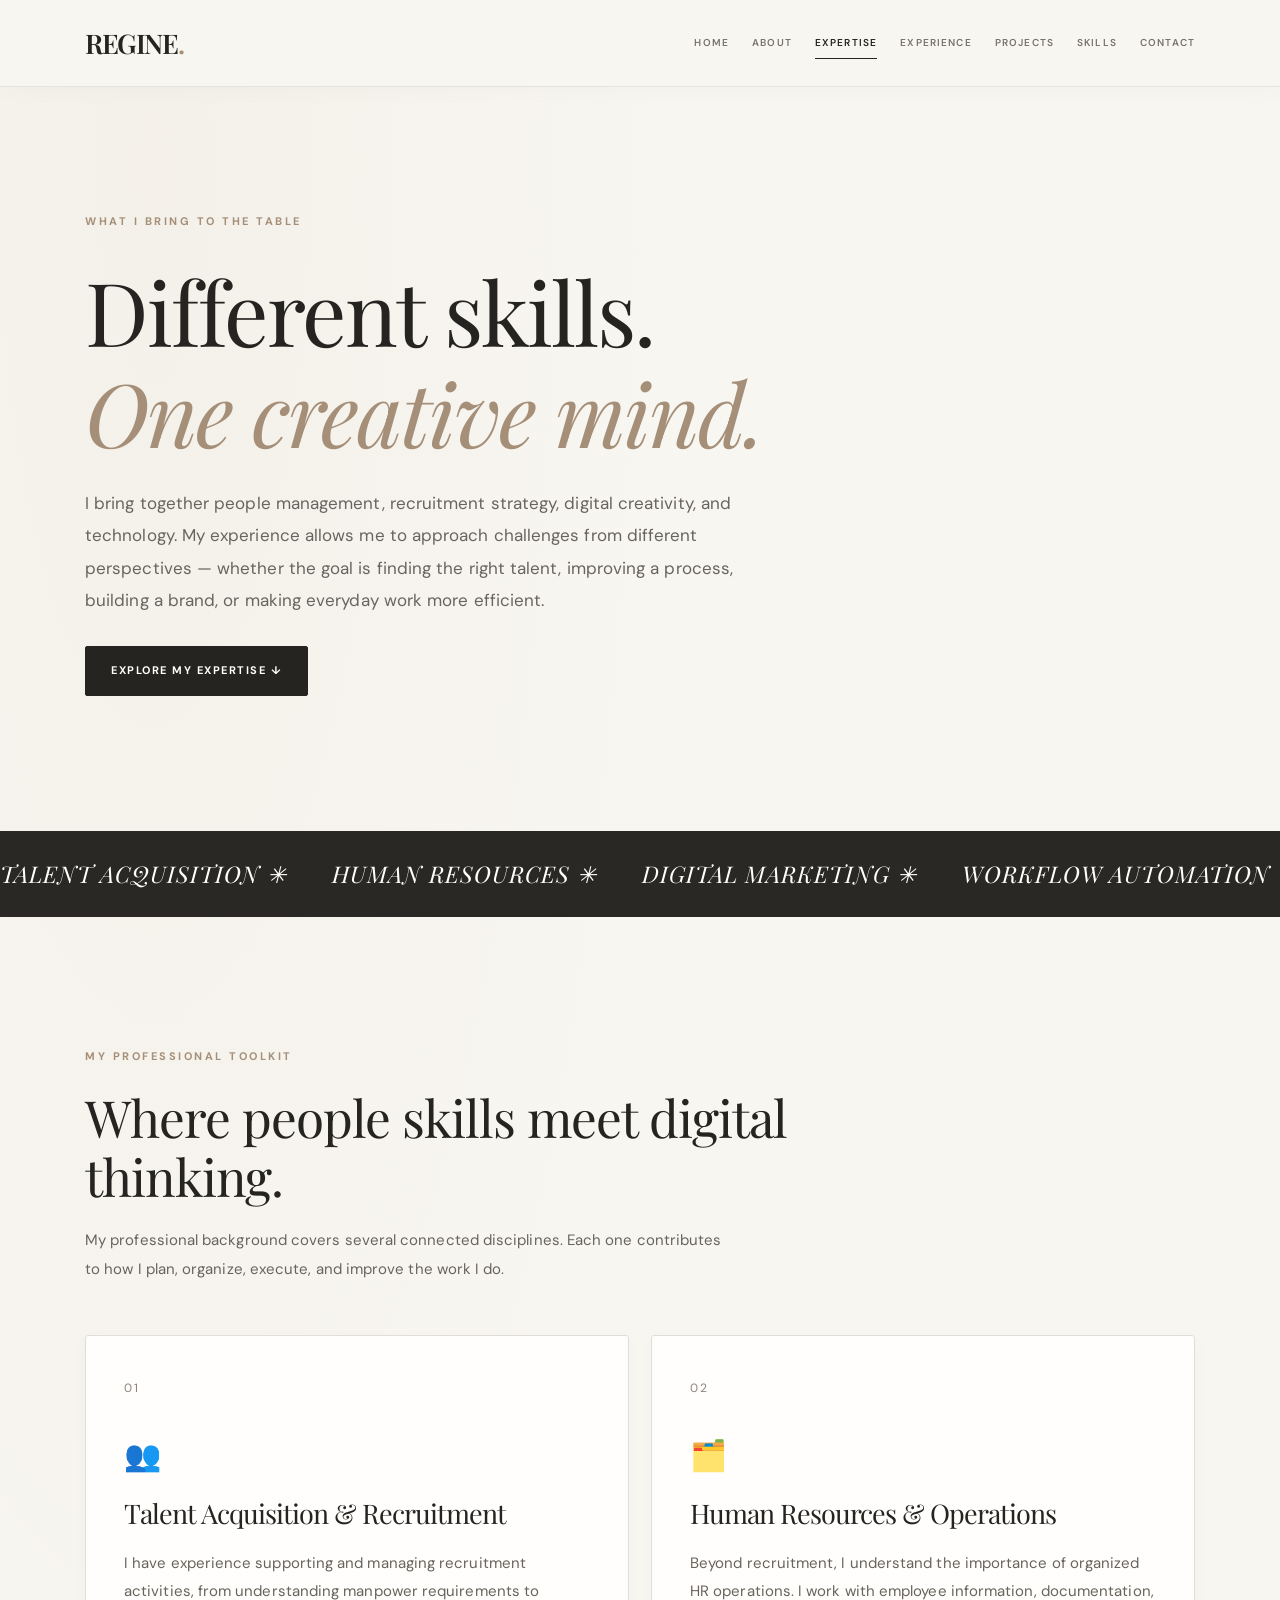
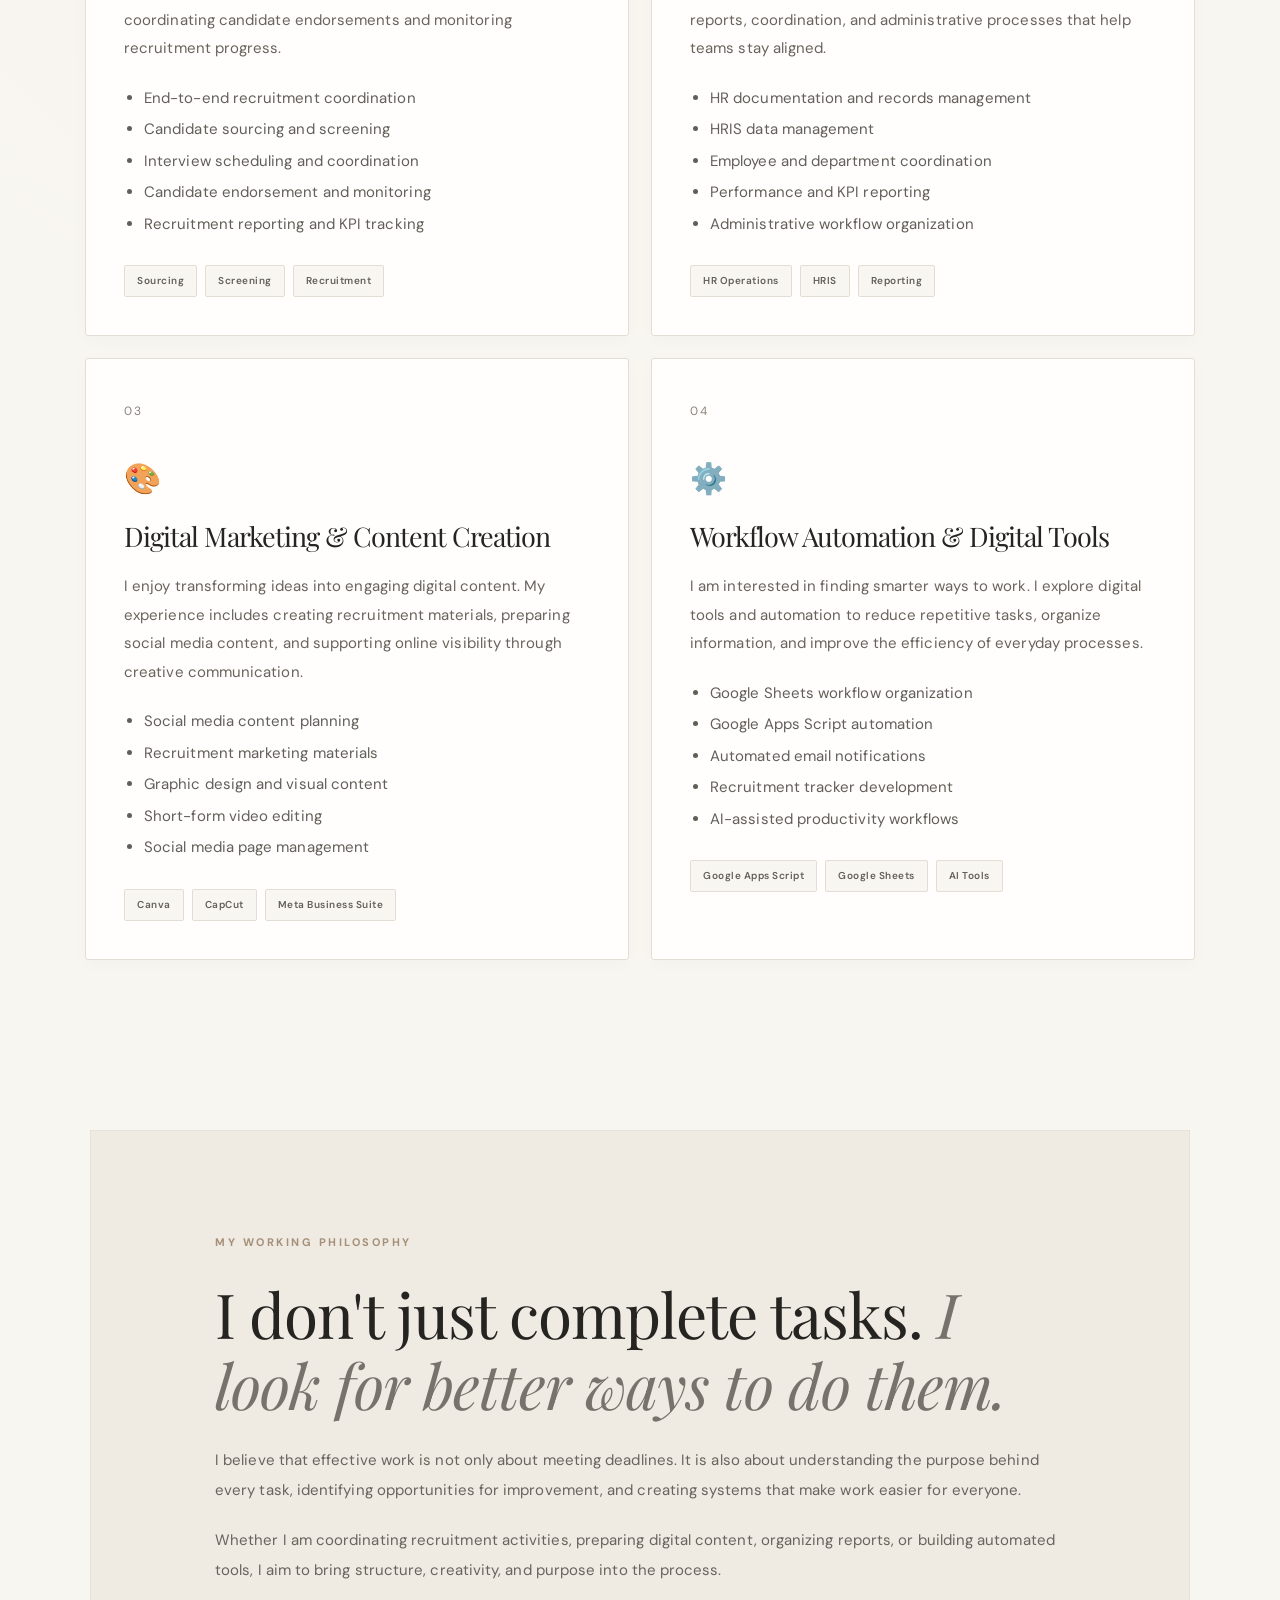
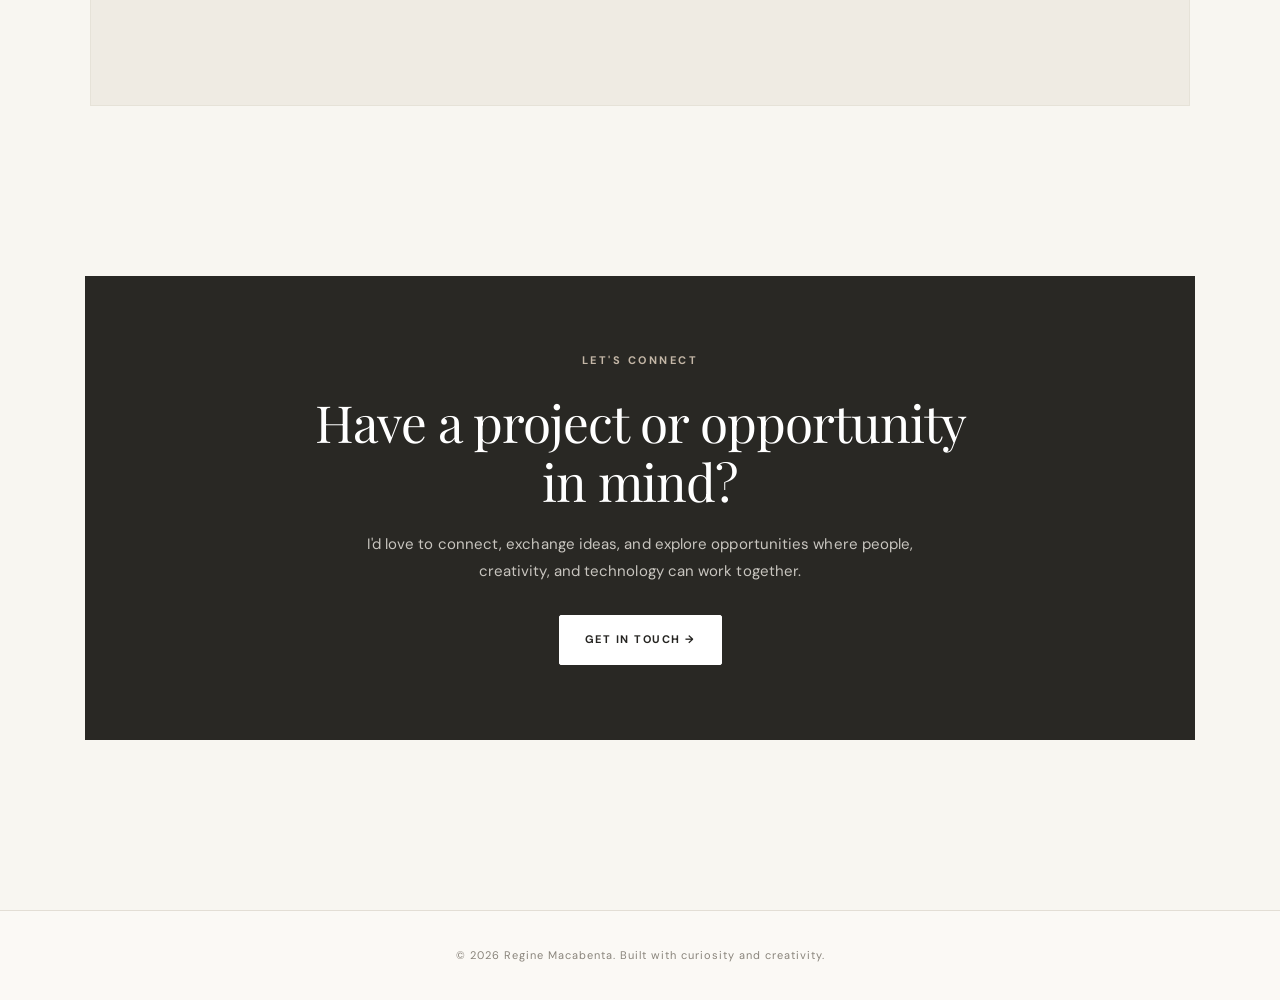
<file: expertise.html>
<!DOCTYPE html>
<html lang="en">
<head>
    <meta charset="UTF-8">
    <meta name="viewport" content="width=device-width, initial-scale=1.0">
    <title>My Expertise | Regine Macabenta</title>
    <link rel="stylesheet" href="style.css">
</head>
<body>

<header class="site-header">
    <nav class="navbar">
        <a href="index.html" class="logo">REGINE<span>.</span></a>

        <div class="nav-links">
            <a href="index.html">Home</a>
            <a href="about.html">About</a>
            <a href="expertise.html" class="active">Expertise</a>
            <a href="experience.html">Experience</a>
            <a href="projects.html">Projects</a>
            <a href="skills.html">Skills</a>
            <a href="contact.html">Contact</a>
        </div>
    </nav>
</header>

<main>

    <!-- HERO -->
    <section class="page-hero expertise-hero">
        <p class="eyebrow">WHAT I BRING TO THE TABLE</p>

        <h1>
            Different skills.<br>
            <span>One creative mind.</span>
        </h1>

        <p class="lead">
            I bring together people management, recruitment strategy,
            digital creativity, and technology. My experience allows me
            to approach challenges from different perspectives — whether
            the goal is finding the right talent, improving a process,
            building a brand, or making everyday work more efficient.
        </p>

        <a href="#expertise-areas" class="btn btn-primary">
            Explore my expertise ↓
        </a>
    </section>

    <!-- MOVING TEXT -->
    <div class="expertise-marquee">
        <div class="marquee-track">
            <span>TALENT ACQUISITION ✳</span>
            <span>HUMAN RESOURCES ✳</span>
            <span>DIGITAL MARKETING ✳</span>
            <span>WORKFLOW AUTOMATION ✳</span>
            <span>EMPLOYER BRANDING ✳</span>
            <span>TALENT ACQUISITION ✳</span>
            <span>HUMAN RESOURCES ✳</span>
            <span>DIGITAL MARKETING ✳</span>
            <span>WORKFLOW AUTOMATION ✳</span>
            <span>EMPLOYER BRANDING ✳</span>
        </div>
    </div>

    <!-- EXPERTISE AREAS -->
    <section class="section expertise-section" id="expertise-areas">

        <p class="eyebrow">MY PROFESSIONAL TOOLKIT</p>
        <h2>Where people skills meet digital thinking.</h2>

        <p class="section-intro">
            My professional background covers several connected disciplines.
            Each one contributes to how I plan, organize, execute, and improve
            the work I do.
        </p>

        <div class="expertise-grid">

            <article class="expertise-card">
                <span class="expertise-number">01</span>
                <div class="expertise-icon">👥</div>
                <h3>Talent Acquisition & Recruitment</h3>

                <p>
                    I have experience supporting and managing recruitment
                    activities, from understanding manpower requirements
                    to coordinating candidate endorsements and monitoring
                    recruitment progress.
                </p>

                <ul>
                    <li>End-to-end recruitment coordination</li>
                    <li>Candidate sourcing and screening</li>
                    <li>Interview scheduling and coordination</li>
                    <li>Candidate endorsement and monitoring</li>
                    <li>Recruitment reporting and KPI tracking</li>
                </ul>

                <div class="expertise-tags">
                    <span>Sourcing</span>
                    <span>Screening</span>
                    <span>Recruitment</span>
                </div>
            </article>

            <article class="expertise-card">
                <span class="expertise-number">02</span>
                <div class="expertise-icon">🗂️</div>
                <h3>Human Resources & Operations</h3>

                <p>
                    Beyond recruitment, I understand the importance of
                    organized HR operations. I work with employee information,
                    documentation, reports, coordination, and administrative
                    processes that help teams stay aligned.
                </p>

                <ul>
                    <li>HR documentation and records management</li>
                    <li>HRIS data management</li>
                    <li>Employee and department coordination</li>
                    <li>Performance and KPI reporting</li>
                    <li>Administrative workflow organization</li>
                </ul>

                <div class="expertise-tags">
                    <span>HR Operations</span>
                    <span>HRIS</span>
                    <span>Reporting</span>
                </div>
            </article>

            <article class="expertise-card">
                <span class="expertise-number">03</span>
                <div class="expertise-icon">🎨</div>
                <h3>Digital Marketing & Content Creation</h3>

                <p>
                    I enjoy transforming ideas into engaging digital content.
                    My experience includes creating recruitment materials,
                    preparing social media content, and supporting online
                    visibility through creative communication.
                </p>

                <ul>
                    <li>Social media content planning</li>
                    <li>Recruitment marketing materials</li>
                    <li>Graphic design and visual content</li>
                    <li>Short-form video editing</li>
                    <li>Social media page management</li>
                </ul>

                <div class="expertise-tags">
                    <span>Canva</span>
                    <span>CapCut</span>
                    <span>Meta Business Suite</span>
                </div>
            </article>

            <article class="expertise-card">
                <span class="expertise-number">04</span>
                <div class="expertise-icon">⚙️</div>
                <h3>Workflow Automation & Digital Tools</h3>

                <p>
                    I am interested in finding smarter ways to work.
                    I explore digital tools and automation to reduce
                    repetitive tasks, organize information, and improve
                    the efficiency of everyday processes.
                </p>

                <ul>
                    <li>Google Sheets workflow organization</li>
                    <li>Google Apps Script automation</li>
                    <li>Automated email notifications</li>
                    <li>Recruitment tracker development</li>
                    <li>AI-assisted productivity workflows</li>
                </ul>

                <div class="expertise-tags">
                    <span>Google Apps Script</span>
                    <span>Google Sheets</span>
                    <span>AI Tools</span>
                </div>
            </article>

        </div>
    </section>

    <!-- MY WORKING PHILOSOPHY -->
    <section class="section philosophy-section">
        <div class="philosophy-content">
            <p class="eyebrow">MY WORKING PHILOSOPHY</p>

            <h2>
                I don't just complete tasks.
                <span>I look for better ways to do them.</span>
            </h2>

            <p>
                I believe that effective work is not only about meeting
                deadlines. It is also about understanding the purpose
                behind every task, identifying opportunities for improvement,
                and creating systems that make work easier for everyone.
            </p>

            <p>
                Whether I am coordinating recruitment activities, preparing
                digital content, organizing reports, or building automated
                tools, I aim to bring structure, creativity, and purpose
                into the process.
            </p>
        </div>
    </section>

    <!-- CTA -->
    <section class="section">
        <div class="expertise-cta">
            <p class="eyebrow">LET'S CONNECT</p>
            <h2>Have a project or opportunity in mind?</h2>
            <p>
                I'd love to connect, exchange ideas, and explore
                opportunities where people, creativity, and technology
                can work together.
            </p>
            <a href="contact.html" class="btn btn-primary">
                Get in touch →
            </a>
        </div>
    </section>

</main>

<footer class="site-footer">
    <p>© 2026 Regine Macabenta. Built with curiosity and creativity.</p>
</footer>

</body>
</html>
</file>
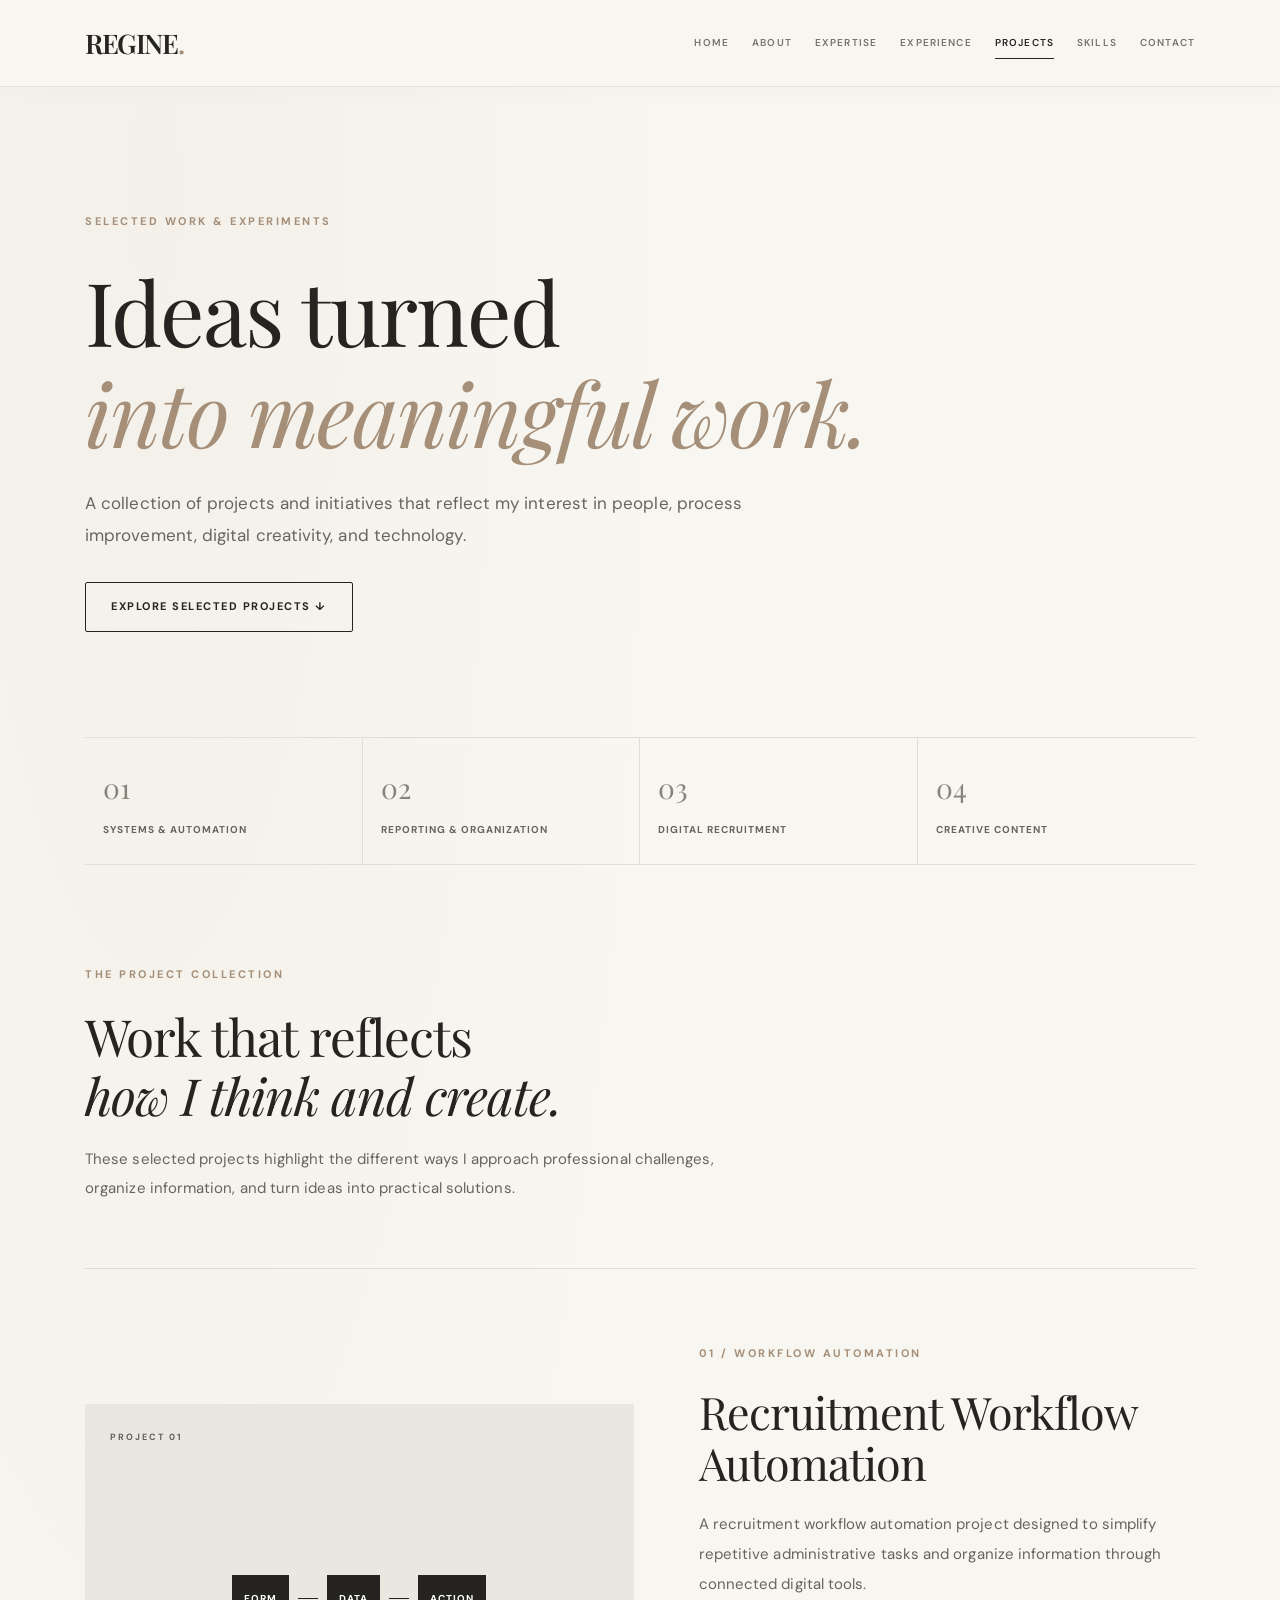
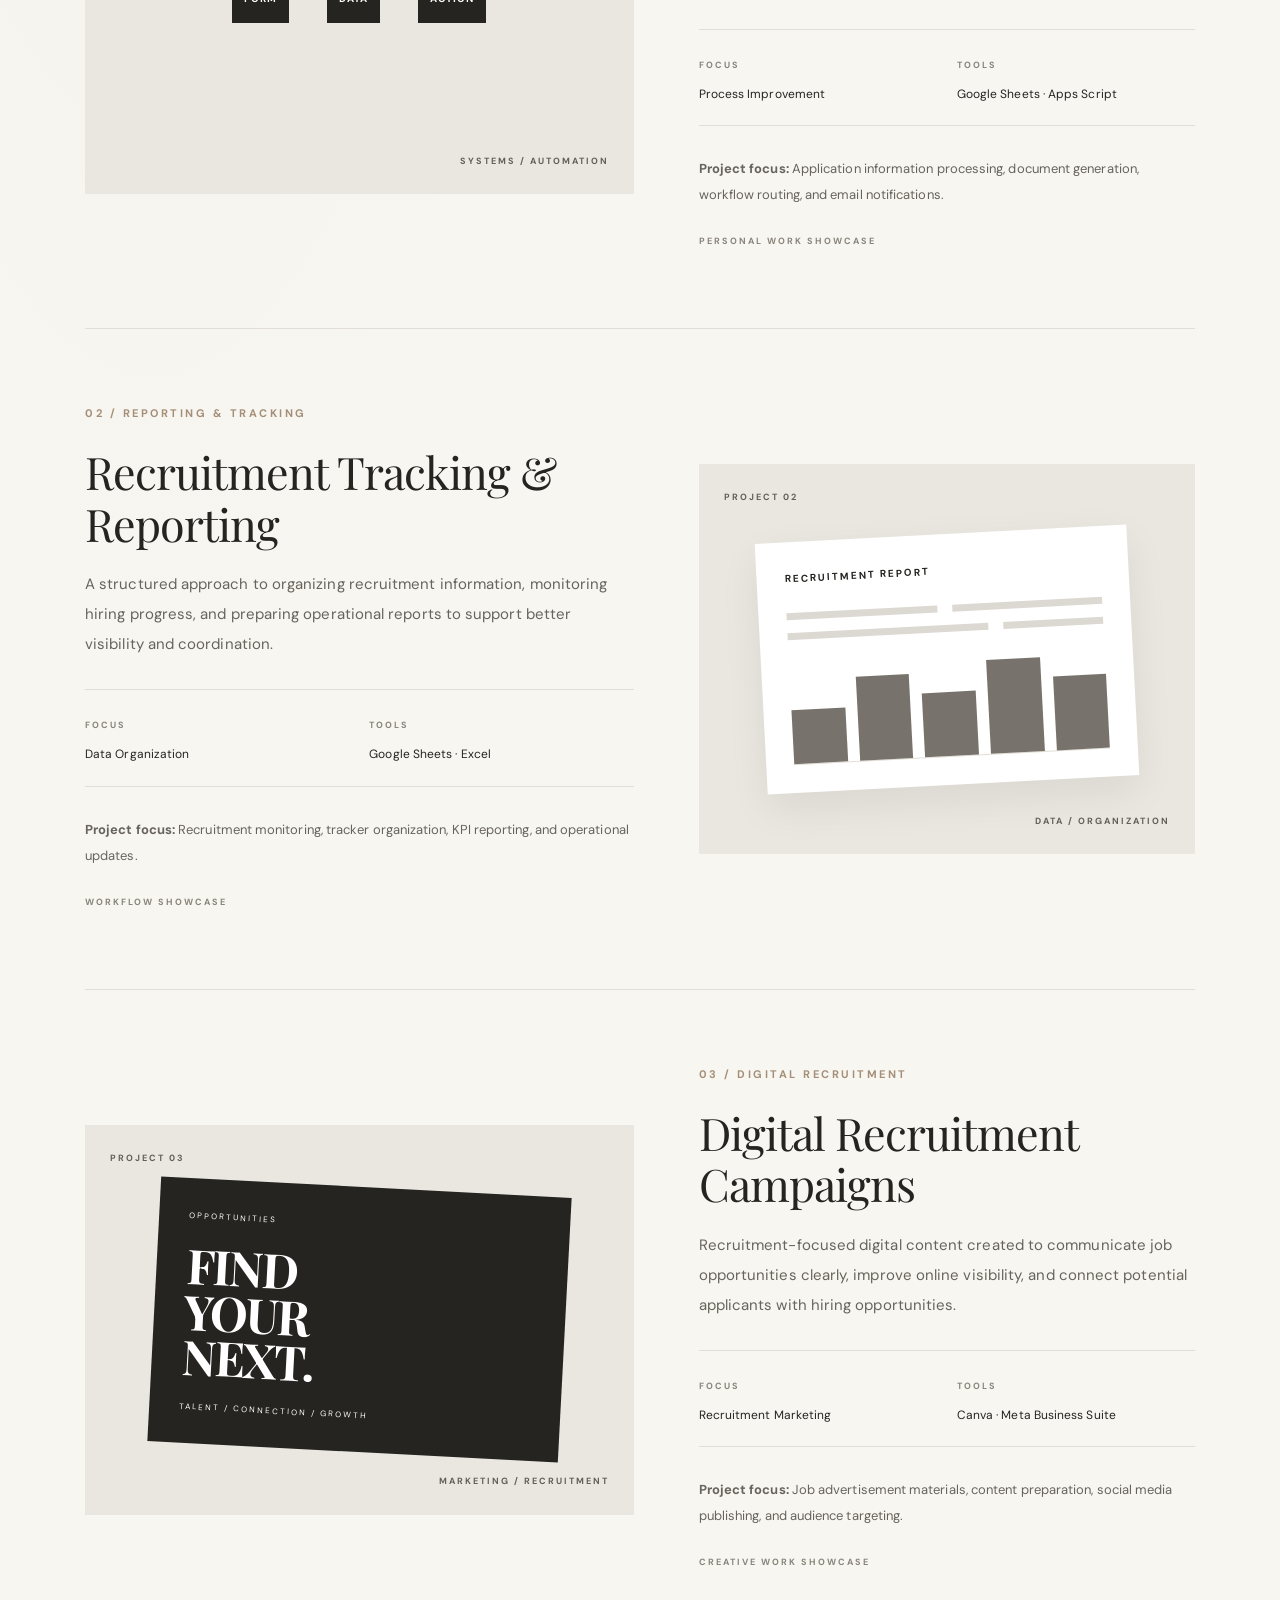
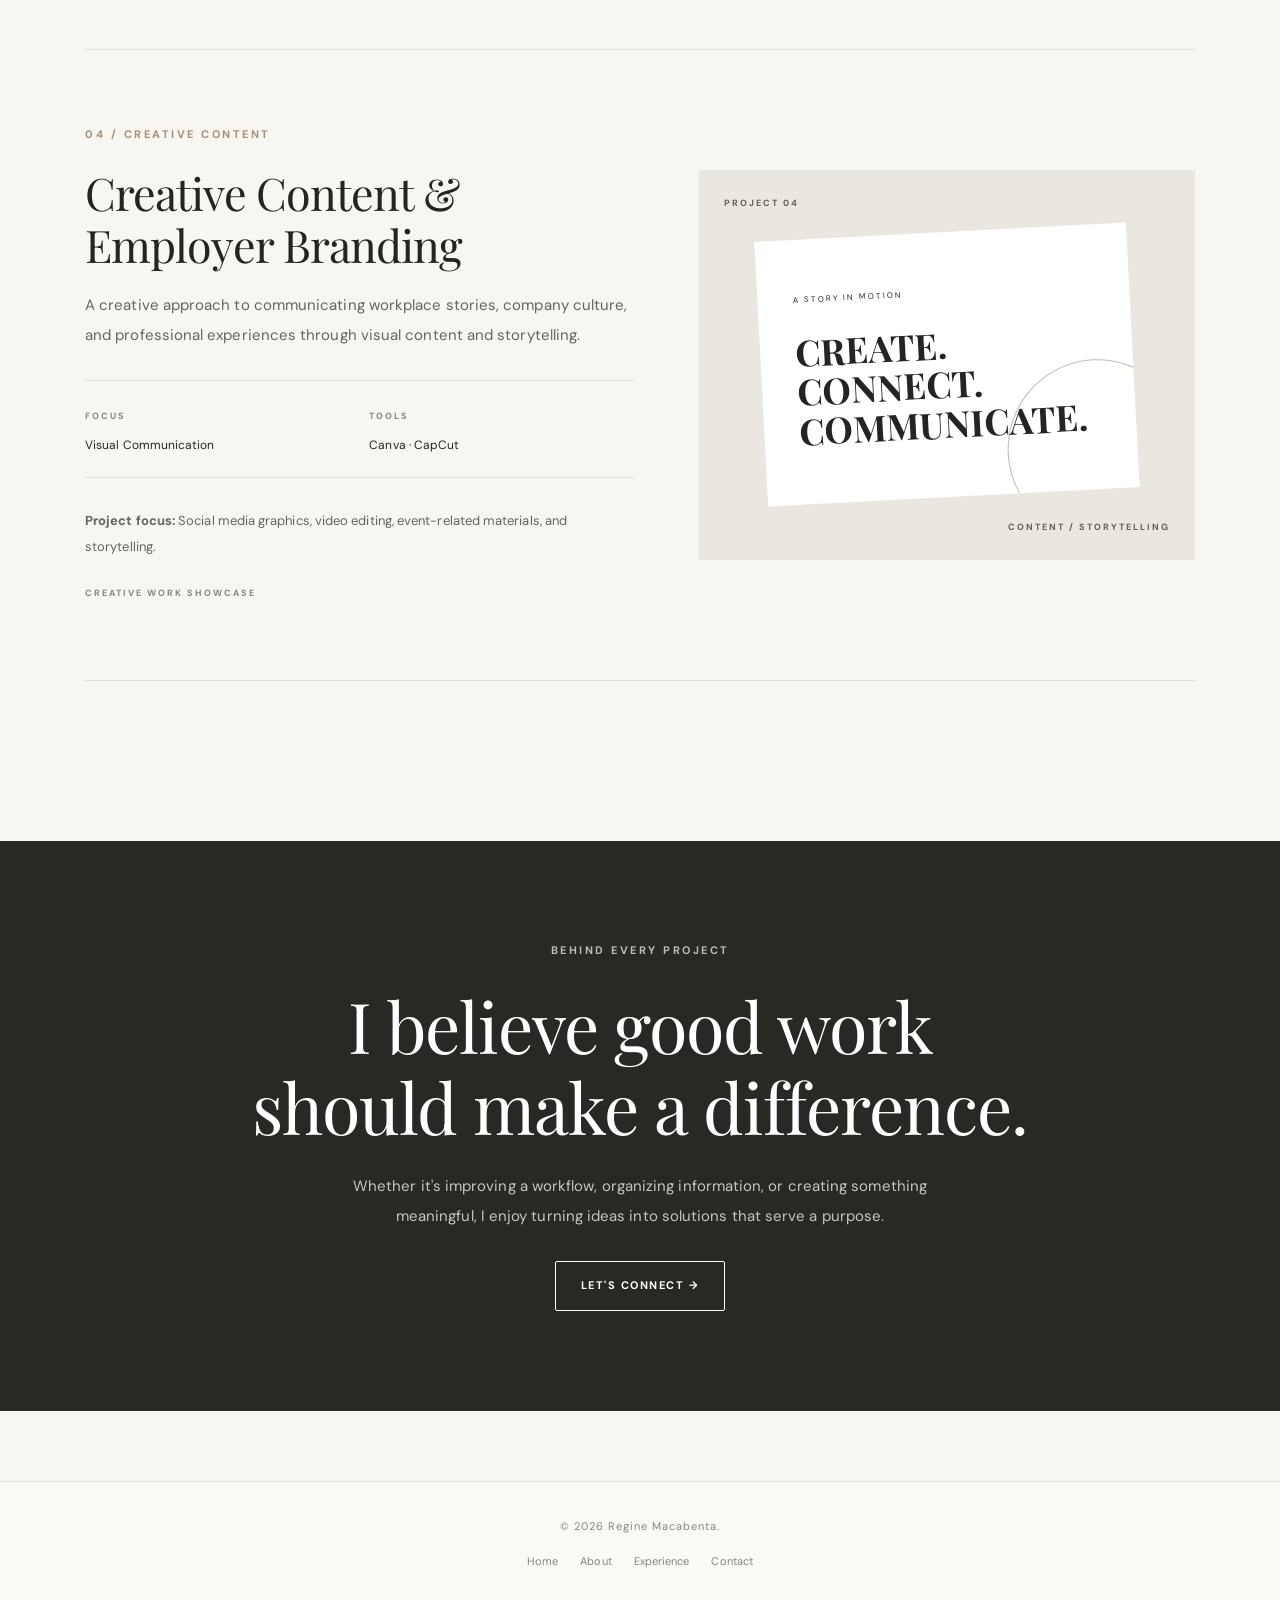
<file: projects.html>
<!DOCTYPE html>
<html lang="en">
<head>
    <meta charset="UTF-8">
    <meta name="viewport" content="width=device-width, initial-scale=1.0">

    <title>Selected Projects | Regine Macabenta</title>

    <meta name="description"
        content="Explore selected recruitment automation, HR reporting, digital marketing, and creative projects by Regine Macabenta.">

    <link rel="stylesheet" href="style.css">
</head>

<body>

<header class="site-header">
    <nav class="navbar">
        <a href="index.html" class="logo">REGINE<span>.</span></a>

        <div class="nav-links">
            <a href="index.html">Home</a>
            <a href="about.html">About</a>
            <a href="expertise.html">Expertise</a>
            <a href="experience.html">Experience</a>
            <a href="projects.html" class="active">Projects</a>
            <a href="skills.html">Skills</a>
            <a href="contact.html">Contact</a>
        </div>
    </nav>
</header>

<main>

    <!-- INTRO -->
    <section class="page-hero projects-hero">

        <p class="eyebrow">SELECTED WORK & EXPERIMENTS</p>

        <h1>
            Ideas turned<br>
            <span>into meaningful work.</span>
        </h1>

        <p class="lead">
            A collection of projects and initiatives that reflect
            my interest in people, process improvement, digital
            creativity, and technology.
        </p>

        <a href="#project-list" class="btn btn-outline">
            Explore selected projects ↓
        </a>

    </section>


    <!-- PROJECT SUMMARY -->
    <section class="project-intro-strip">

        <div>
            <span>01</span>
            <p>Systems & Automation</p>
        </div>

        <div>
            <span>02</span>
            <p>Reporting & Organization</p>
        </div>

        <div>
            <span>03</span>
            <p>Digital Recruitment</p>
        </div>

        <div>
            <span>04</span>
            <p>Creative Content</p>
        </div>

    </section>


    <!-- PROJECT COLLECTION -->
    <section class="section" id="project-list">

        <p class="eyebrow">THE PROJECT COLLECTION</p>

        <h2>
            Work that reflects<br>
            <em>how I think and create.</em>
        </h2>

        <p class="section-intro">
            These selected projects highlight the different ways
            I approach professional challenges, organize information,
            and turn ideas into practical solutions.
        </p>


        <div class="editorial-project-list">

            <!-- PROJECT 01 -->
            <article class="editorial-project">

                <div class="project-visual project-visual-one">
                    <span class="visual-index">PROJECT 01</span>

                    <div class="visual-art automation-art">
                        <div class="art-node node-one">FORM</div>
                        <div class="art-line"></div>
                        <div class="art-node node-two">DATA</div>
                        <div class="art-line"></div>
                        <div class="art-node node-three">ACTION</div>
                    </div>

                    <span class="visual-caption">SYSTEMS / AUTOMATION</span>
                </div>

                <div class="editorial-project-content">

                    <p class="eyebrow">01 / WORKFLOW AUTOMATION</p>

                    <h3>Recruitment Workflow Automation</h3>

                    <p>
                        A recruitment workflow automation project
                        designed to simplify repetitive administrative
                        tasks and organize information through connected
                        digital tools.
                    </p>

                    <div class="project-details">
                        <div>
                            <span>FOCUS</span>
                            <p>Process Improvement</p>
                        </div>

                        <div>
                            <span>TOOLS</span>
                            <p>Google Sheets · Apps Script</p>
                        </div>
                    </div>

                    <p class="project-outcome">
                        <strong>Project focus:</strong>
                        Application information processing, document
                        generation, workflow routing, and email
                        notifications.
                    </p>

                    <span class="project-status">PERSONAL WORK SHOWCASE</span>

                </div>

            </article>


            <!-- PROJECT 02 -->
            <article class="editorial-project reverse-project">

                <div class="project-visual project-visual-two">
                    <span class="visual-index">PROJECT 02</span>

                    <div class="report-art">
                        <div class="report-heading">RECRUITMENT REPORT</div>

                        <div class="report-row">
                            <span></span>
                            <span></span>
                        </div>

                        <div class="report-row short">
                            <span></span>
                            <span></span>
                        </div>

                        <div class="report-bars">
                            <i></i>
                            <i></i>
                            <i></i>
                            <i></i>
                            <i></i>
                        </div>
                    </div>

                    <span class="visual-caption">DATA / ORGANIZATION</span>
                </div>

                <div class="editorial-project-content">

                    <p class="eyebrow">02 / REPORTING & TRACKING</p>

                    <h3>Recruitment Tracking & Reporting</h3>

                    <p>
                        A structured approach to organizing recruitment
                        information, monitoring hiring progress, and
                        preparing operational reports to support
                        better visibility and coordination.
                    </p>

                    <div class="project-details">
                        <div>
                            <span>FOCUS</span>
                            <p>Data Organization</p>
                        </div>

                        <div>
                            <span>TOOLS</span>
                            <p>Google Sheets · Excel</p>
                        </div>
                    </div>

                    <p class="project-outcome">
                        <strong>Project focus:</strong>
                        Recruitment monitoring, tracker organization,
                        KPI reporting, and operational updates.
                    </p>

                    <span class="project-status">WORKFLOW SHOWCASE</span>

                </div>

            </article>


            <!-- PROJECT 03 -->
            <article class="editorial-project">

                <div class="project-visual project-visual-three">
                    <span class="visual-index">PROJECT 03</span>

                    <div class="campaign-art">
                        <span class="campaign-small">OPPORTUNITIES</span>
                        <strong>FIND<br>YOUR<br>NEXT.</strong>
                        <span class="campaign-bottom">TALENT / CONNECTION / GROWTH</span>
                    </div>

                    <span class="visual-caption">MARKETING / RECRUITMENT</span>
                </div>

                <div class="editorial-project-content">

                    <p class="eyebrow">03 / DIGITAL RECRUITMENT</p>

                    <h3>Digital Recruitment Campaigns</h3>

                    <p>
                        Recruitment-focused digital content created
                        to communicate job opportunities clearly,
                        improve online visibility, and connect
                        potential applicants with hiring opportunities.
                    </p>

                    <div class="project-details">
                        <div>
                            <span>FOCUS</span>
                            <p>Recruitment Marketing</p>
                        </div>

                        <div>
                            <span>TOOLS</span>
                            <p>Canva · Meta Business Suite</p>
                        </div>
                    </div>

                    <p class="project-outcome">
                        <strong>Project focus:</strong>
                        Job advertisement materials, content preparation,
                        social media publishing, and audience targeting.
                    </p>

                    <span class="project-status">CREATIVE WORK SHOWCASE</span>

                </div>

            </article>


            <!-- PROJECT 04 -->
            <article class="editorial-project reverse-project">

                <div class="project-visual project-visual-four">
                    <span class="visual-index">PROJECT 04</span>

                    <div class="creative-art">
                        <span class="creative-label">A STORY IN MOTION</span>
                        <div class="creative-circle"></div>
                        <strong>CREATE.</strong>
                        <strong>CONNECT.</strong>
                        <strong>COMMUNICATE.</strong>
                    </div>

                    <span class="visual-caption">CONTENT / STORYTELLING</span>
                </div>

                <div class="editorial-project-content">

                    <p class="eyebrow">04 / CREATIVE CONTENT</p>

                    <h3>Creative Content & Employer Branding</h3>

                    <p>
                        A creative approach to communicating workplace
                        stories, company culture, and professional
                        experiences through visual content and
                        storytelling.
                    </p>

                    <div class="project-details">
                        <div>
                            <span>FOCUS</span>
                            <p>Visual Communication</p>
                        </div>

                        <div>
                            <span>TOOLS</span>
                            <p>Canva · CapCut</p>
                        </div>
                    </div>

                    <p class="project-outcome">
                        <strong>Project focus:</strong>
                        Social media graphics, video editing,
                        event-related materials, and storytelling.
                    </p>

                    <span class="project-status">CREATIVE WORK SHOWCASE</span>

                </div>

            </article>

        </div>

    </section>


    <!-- CLOSING SECTION -->
    <section class="projects-closing">

        <p class="eyebrow">BEHIND EVERY PROJECT</p>

        <h2>
            I believe good work<br>
            should make a difference.
        </h2>

        <p>
            Whether it's improving a workflow, organizing information,
            or creating something meaningful, I enjoy turning
            ideas into solutions that serve a purpose.
        </p>

        <a href="contact.html" class="btn btn-outline">
            Let's connect →
        </a>

    </section>

</main>


<footer class="site-footer">

    <p>© 2026 Regine Macabenta.</p>

    <div class="footer-links">
        <a href="index.html">Home</a>
        <a href="about.html">About</a>
        <a href="experience.html">Experience</a>
        <a href="contact.html">Contact</a>
    </div>

</footer>

</body>
</html>
</file>
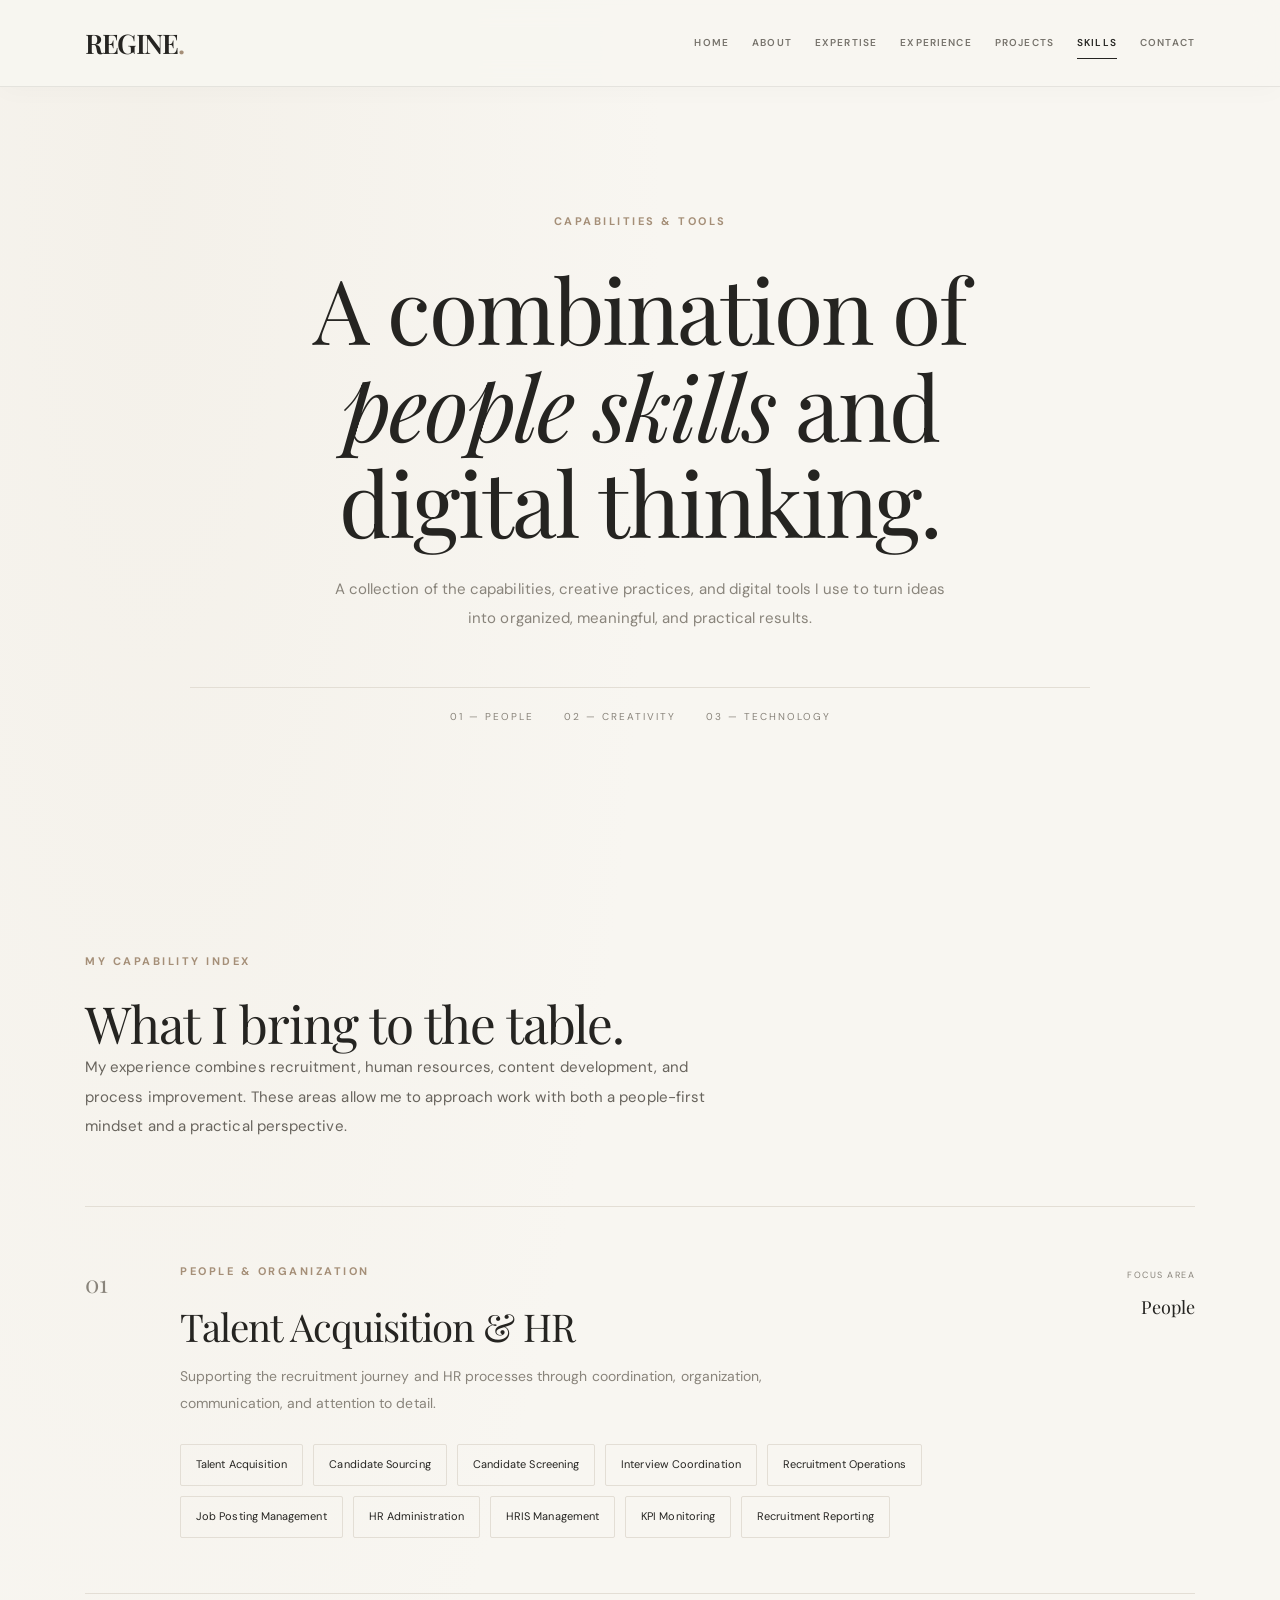
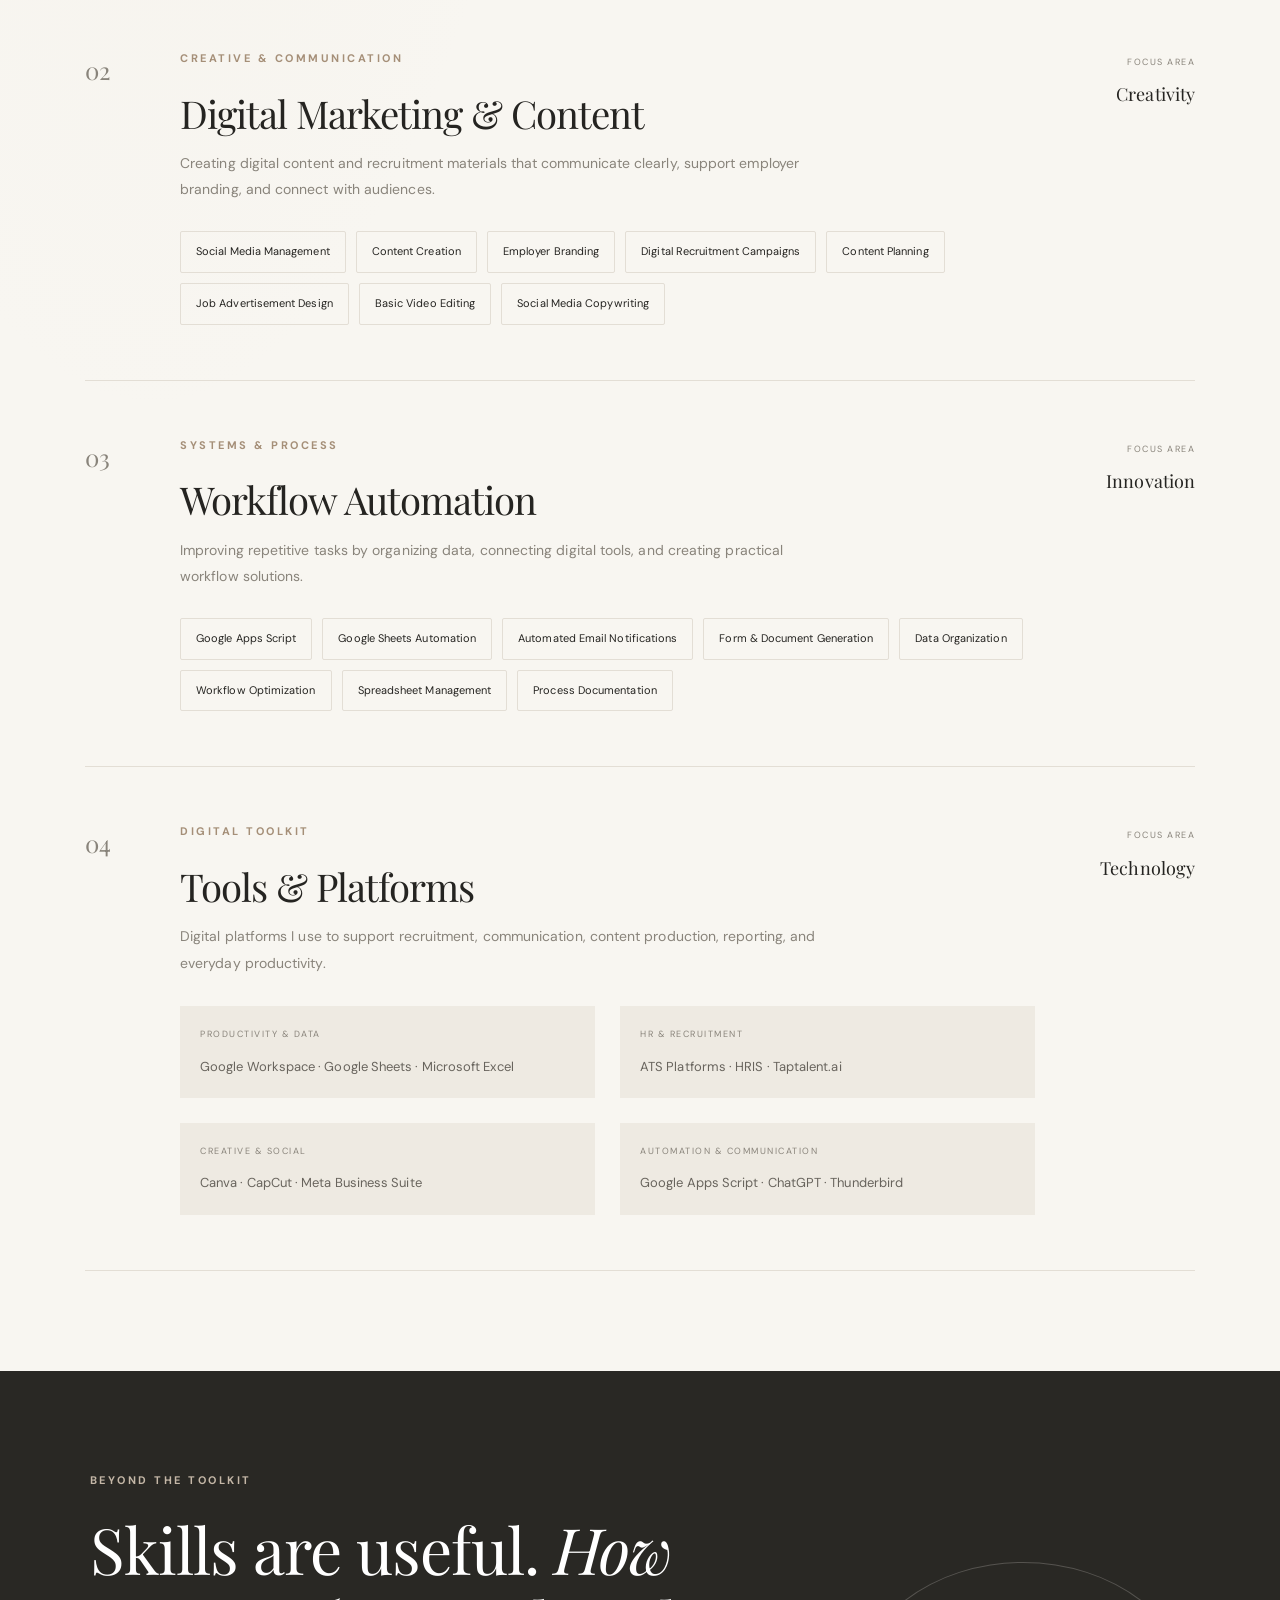
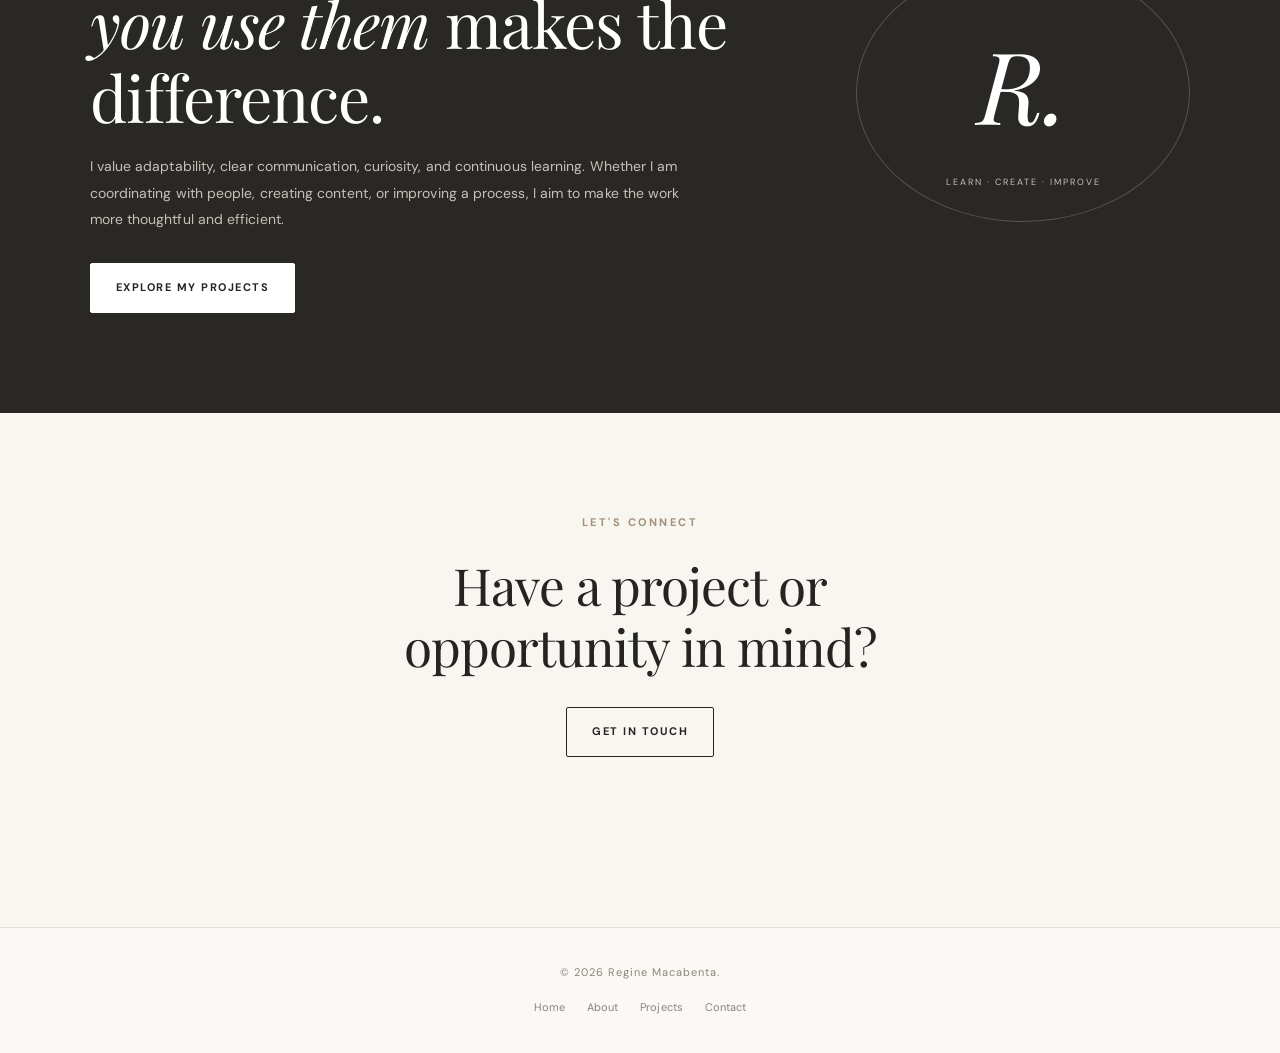
<file: skills.html>
<!DOCTYPE html>
<html lang="en">
<head>
    <meta charset="UTF-8">
    <meta name="viewport" content="width=device-width, initial-scale=1.0">

    <title>Skills | Regine Macabenta</title>

    <link rel="preconnect" href="https://fonts.googleapis.com">
    <link rel="preconnect" href="https://fonts.gstatic.com" crossorigin>
    <link href="https://fonts.googleapis.com/css2?family=DM+Sans:wght@400;500;600;700&family=Playfair+Display:wght@400;500;600;700&display=swap" rel="stylesheet">

    <link rel="stylesheet" href="style.css">
</head>

<body>

    <!-- NAVIGATION -->
    <header class="site-header">
        <nav class="navbar">
            <a href="index.html" class="logo">REGINE<span>.</span></a>

            <div class="nav-links">
                <a href="index.html">Home</a>
                <a href="about.html">About</a>
                <a href="expertise.html">Expertise</a>
                <a href="experience.html">Experience</a>
                <a href="projects.html">Projects</a>
                <a href="skills.html" class="active">Skills</a>
                <a href="contact.html">Contact</a>
            </div>
        </nav>
    </header>


    <!-- PAGE INTRO -->
    <main>

        <section class="page-hero skills-hero">
            <div class="skills-hero-inner">
                <p class="eyebrow">CAPABILITIES & TOOLS</p>

                <h1>
                    A combination of
                    <em>people skills</em>
                    and digital thinking.
                </h1>

                <p class="page-description">
                    A collection of the capabilities, creative practices,
                    and digital tools I use to turn ideas into organized,
                    meaningful, and practical results.
                </p>

                <div class="skills-hero-note">
                    <span>01 — PEOPLE</span>
                    <span>02 — CREATIVITY</span>
                    <span>03 — TECHNOLOGY</span>
                </div>
            </div>
        </section>


        <!-- SKILLS OVERVIEW -->
        <section class="section skills-overview">
            <div class="section-intro">
                <p class="eyebrow">MY CAPABILITY INDEX</p>
                <h2>What I bring to the table.</h2>
                <p>
                    My experience combines recruitment, human resources,
                    content development, and process improvement.
                    These areas allow me to approach work with both
                    a people-first mindset and a practical perspective.
                </p>
            </div>

            <div class="skills-category-list">

                <!-- CATEGORY 01 -->
                <article class="skill-category">
                    <div class="skill-category-number">01</div>

                    <div class="skill-category-content">
                        <p class="eyebrow">PEOPLE & ORGANIZATION</p>
                        <h3>Talent Acquisition & HR</h3>
                        <p class="skill-category-description">
                            Supporting the recruitment journey and HR
                            processes through coordination, organization,
                            communication, and attention to detail.
                        </p>

                        <div class="skill-tags">
                            <span>Talent Acquisition</span>
                            <span>Candidate Sourcing</span>
                            <span>Candidate Screening</span>
                            <span>Interview Coordination</span>
                            <span>Recruitment Operations</span>
                            <span>Job Posting Management</span>
                            <span>HR Administration</span>
                            <span>HRIS Management</span>
                            <span>KPI Monitoring</span>
                            <span>Recruitment Reporting</span>
                        </div>
                    </div>

                    <div class="skill-category-aside">
                        <span>FOCUS AREA</span>
                        <strong>People</strong>
                    </div>
                </article>


                <!-- CATEGORY 02 -->
                <article class="skill-category">
                    <div class="skill-category-number">02</div>

                    <div class="skill-category-content">
                        <p class="eyebrow">CREATIVE & COMMUNICATION</p>
                        <h3>Digital Marketing & Content</h3>
                        <p class="skill-category-description">
                            Creating digital content and recruitment
                            materials that communicate clearly, support
                            employer branding, and connect with audiences.
                        </p>

                        <div class="skill-tags">
                            <span>Social Media Management</span>
                            <span>Content Creation</span>
                            <span>Employer Branding</span>
                            <span>Digital Recruitment Campaigns</span>
                            <span>Content Planning</span>
                            <span>Job Advertisement Design</span>
                            <span>Basic Video Editing</span>
                            <span>Social Media Copywriting</span>
                        </div>
                    </div>

                    <div class="skill-category-aside">
                        <span>FOCUS AREA</span>
                        <strong>Creativity</strong>
                    </div>
                </article>


                <!-- CATEGORY 03 -->
                <article class="skill-category">
                    <div class="skill-category-number">03</div>

                    <div class="skill-category-content">
                        <p class="eyebrow">SYSTEMS & PROCESS</p>
                        <h3>Workflow Automation</h3>
                        <p class="skill-category-description">
                            Improving repetitive tasks by organizing data,
                            connecting digital tools, and creating
                            practical workflow solutions.
                        </p>

                        <div class="skill-tags">
                            <span>Google Apps Script</span>
                            <span>Google Sheets Automation</span>
                            <span>Automated Email Notifications</span>
                            <span>Form & Document Generation</span>
                            <span>Data Organization</span>
                            <span>Workflow Optimization</span>
                            <span>Spreadsheet Management</span>
                            <span>Process Documentation</span>
                        </div>
                    </div>

                    <div class="skill-category-aside">
                        <span>FOCUS AREA</span>
                        <strong>Innovation</strong>
                    </div>
                </article>


                <!-- CATEGORY 04 -->
                <article class="skill-category">
                    <div class="skill-category-number">04</div>

                    <div class="skill-category-content">
                        <p class="eyebrow">DIGITAL TOOLKIT</p>
                        <h3>Tools & Platforms</h3>
                        <p class="skill-category-description">
                            Digital platforms I use to support recruitment,
                            communication, content production, reporting,
                            and everyday productivity.
                        </p>

                        <div class="tool-groups">

                            <div class="tool-group">
                                <span class="tool-group-label">PRODUCTIVITY & DATA</span>
                                <p>Google Workspace · Google Sheets · Microsoft Excel</p>
                            </div>

                            <div class="tool-group">
                                <span class="tool-group-label">HR & RECRUITMENT</span>
                                <p>ATS Platforms · HRIS · Taptalent.ai</p>
                            </div>

                            <div class="tool-group">
                                <span class="tool-group-label">CREATIVE & SOCIAL</span>
                                <p>Canva · CapCut · Meta Business Suite</p>
                            </div>

                            <div class="tool-group">
                                <span class="tool-group-label">AUTOMATION & COMMUNICATION</span>
                                <p>Google Apps Script · ChatGPT · Thunderbird</p>
                            </div>

                        </div>
                    </div>

                    <div class="skill-category-aside">
                        <span>FOCUS AREA</span>
                        <strong>Technology</strong>
                    </div>
                </article>

            </div>
        </section>


        <!-- WORKING APPROACH -->
        <section class="skills-approach">
            <div class="skills-approach-content">
                <p class="eyebrow">BEYOND THE TOOLKIT</p>

                <h2>
                    Skills are useful.
                    <em>How you use them</em>
                    makes the difference.
                </h2>

                <p>
                    I value adaptability, clear communication, curiosity,
                    and continuous learning. Whether I am coordinating
                    with people, creating content, or improving a process,
                    I aim to make the work more thoughtful and efficient.
                </p>

                <a href="projects.html" class="btn btn-primary">
                    Explore My Projects
                </a>
            </div>

            <div class="skills-approach-mark">
                <span>R.</span>
                <p>LEARN · CREATE · IMPROVE</p>
            </div>
        </section>


        <!-- CLOSING -->
        <section class="section skills-closing">
            <p class="eyebrow">LET'S CONNECT</p>
            <h2>Have a project or opportunity in mind?</h2>
            <a href="contact.html" class="btn btn-outline">
                Get in Touch
            </a>
        </section>

    </main>


    <!-- FOOTER -->
    <footer class="site-footer">
        <p>© 2026 Regine Macabenta.</p>

        <div class="footer-links">
            <a href="index.html">Home</a>
            <a href="about.html">About</a>
            <a href="projects.html">Projects</a>
            <a href="contact.html">Contact</a>
        </div>
    </footer>

</body>
</html>
</file>
<file: style.css>
/* ==========================================
   REGINE MACABENTA
   MODERN EDITORIAL PORTFOLIO
   Monochrome Design System
========================================== */

/* GOOGLE FONTS */
@import url('https://fonts.googleapis.com/css2?family=DM+Sans:wght@400;500;600;700&family=Playfair+Display:ital,wght@0,400;0,500;0,600;0,700;1,400;1,500&display=swap');


/* ==========================================
   01. DESIGN VARIABLES
========================================== */

:root {
    --background: #F7F5F0;
    --surface: #FFFFFF;
    --dark: #242321;
    --muted: #88847D;
    --line: #DDDAD3;
    --soft: #EAE7E0;

    --heading-font: 'Playfair Display', Georgia, serif;
    --body-font: 'DM Sans', Arial, sans-serif;

    --container: 1180px;

    --transition: 0.35s ease;
}


/* ==========================================
   02. GLOBAL RESET
========================================== */

* {
    margin: 0;
    padding: 0;
    box-sizing: border-box;
}

html {
    scroll-behavior: smooth;
    scroll-padding-top: 100px;
}

body {
    background: var(--background);
    color: var(--dark);
    font-family: var(--body-font);
    font-size: 15px;
    line-height: 1.8;
    overflow-x: hidden;
}

img {
    display: block;
    max-width: 100%;
}

a {
    color: inherit;
    text-decoration: none;
}

button {
    font: inherit;
}

::selection {
    background: var(--dark);
    color: var(--background);
}


/* ==========================================
   03. TYPOGRAPHY
========================================== */

h1,
h2,
h3,
h4 {
    font-family: var(--heading-font);
    font-weight: 400;
    line-height: 1.15;
    letter-spacing: -1px;
}

h1 {
    font-size: clamp(48px, 7vw, 88px);
}

h2 {
    font-size: clamp(34px, 4vw, 54px);
}

h3 {
    font-size: 27px;
}

p {
    color: #625F59;
}

.eyebrow {
    font-family: var(--body-font);
    font-size: 11px;
    font-weight: 700;
    letter-spacing: 3px;
    text-transform: uppercase;
    color: var(--muted);
    margin-bottom: 22px;
}

.lead {
    font-size: 17px;
    line-height: 1.9;
    max-width: 680px;
    color: #68645E;
}

.section-intro {
    max-width: 650px;
    margin-top: 20px;
    font-size: 15px;
}


/* ==========================================
   04. NAVIGATION
========================================== */

.site-header {
    position: sticky;
    top: 0;
    z-index: 1000;
    background: rgba(247, 245, 240, 0.94);
    backdrop-filter: blur(15px);
    border-bottom: 1px solid rgba(36, 35, 33, 0.10);
}

.navbar {
    max-width: var(--container);
    min-height: 82px;
    margin: auto;
    padding: 15px 35px;

    display: flex;
    align-items: center;
    justify-content: space-between;
    gap: 25px;
}

.logo {
    font-family: var(--heading-font);
    font-size: 27px;
    font-weight: 600;
    letter-spacing: -1px;
    white-space: nowrap;
}

.logo span {
    color: var(--muted);
}

.nav-links {
    display: flex;
    align-items: center;
    justify-content: flex-end;
    flex-wrap: wrap;
    gap: 25px;
}

.nav-links a {
    position: relative;
    font-size: 11px;
    font-weight: 600;
    letter-spacing: 1px;
    text-transform: uppercase;
    color: #77736C;
    transition: color var(--transition);
}

.nav-links a::after {
    content: "";
    position: absolute;
    left: 0;
    bottom: -7px;
    width: 0;
    height: 1px;
    background: var(--dark);
    transition: width var(--transition);
}

.nav-links a:hover,
.nav-links a.active {
    color: var(--dark);
}

.nav-links a:hover::after,
.nav-links a.active::after {
    width: 100%;
}


/* ==========================================
   05. BUTTONS
========================================== */

.btn {
    display: inline-flex;
    justify-content: center;
    align-items: center;
    gap: 12px;

    padding: 14px 25px;
    border: 1px solid var(--dark);

    font-size: 11px;
    font-weight: 700;
    letter-spacing: 1.5px;
    text-transform: uppercase;

    transition: all var(--transition);
}

.btn-primary {
    background: var(--dark);
    color: white;
}

.btn-primary:hover {
    background: transparent;
    color: var(--dark);
    transform: translateY(-3px);
}

.btn-outline {
    background: transparent;
    color: var(--dark);
}

.btn-outline:hover {
    background: var(--dark);
    color: white;
    transform: translateY(-3px);
}


/* ==========================================
   06. HOMEPAGE HERO
========================================== */

.hero {
    max-width: var(--container);
    min-height: 680px;
    margin: auto;
    padding: 100px 35px;

    display: grid;
    grid-template-columns: 1.2fr 0.8fr;
    align-items: center;
    gap: 70px;
}

.hero-content {
    animation: fadeUp 0.9s ease both;
}

.hero h1 {
    max-width: 720px;
    margin-bottom: 25px;
}

.hero h1 span,
.page-hero h1 span {
    font-style: italic;
    color: #77736C;
}

.hero .lead {
    margin-bottom: 35px;
}

.hero-actions {
    display: flex;
    flex-wrap: wrap;
    gap: 15px;
}

.hero-image {
    position: relative;
    max-width: 420px;
    width: 100%;
    justify-self: end;
}

.hero-photo {
    width: 100%;
    aspect-ratio: 4 / 5;
    object-fit: cover;
    filter: none;
    border-radius: 3px;
    transition: transform 0.6s ease, box-shadow 0.6s ease;
}

.hero-photo:hover {
    transform: scale(1.01);
    box-shadow: 0 18px 40px rgba(36, 35, 33, 0.12);
}

.profile-frame {
    position: relative;
    padding: 12px;
    border: 1px solid var(--line);
}

.profile-frame::before {
    content: "";
    position: absolute;
    top: -15px;
    right: -15px;
    width: 100px;
    height: 100px;
    border-top: 1px solid var(--dark);
    border-right: 1px solid var(--dark);
}


/* ==========================================
   07. PAGE HERO
========================================== */

.page-hero {
    max-width: var(--container);
    margin: auto;
    padding: 115px 35px 100px;
    animation: fadeUp 0.8s ease both;
}

.page-hero h1 {
    max-width: 900px;
    margin-bottom: 25px;
}

.page-hero .lead {
    margin-bottom: 30px;
}

.page-hero .eyebrow {
    margin-bottom: 28px;
}


/* ==========================================
   08. SECTIONS
========================================== */

.section {
    max-width: var(--container);
    margin: auto;
    padding: 90px 35px;
}

.section > h2 {
    max-width: 780px;
}

.section-divider {
    width: 100%;
    height: 1px;
    background: var(--line);
    margin: 30px 0;
}


/* ==========================================
   09. CARDS
========================================== */

.card-grid {
    display: grid;
    grid-template-columns: repeat(2, minmax(0, 1fr));
    gap: 25px;
    margin-top: 45px;
}

.content-card {
    background: var(--surface);
    border: 1px solid var(--line);
    padding: 35px;
    transition: transform var(--transition),
                border-color var(--transition);
}

.content-card:hover {
    transform: translateY(-6px);
    border-color: var(--dark);
}

.content-card h2,
.content-card h3 {
    margin-bottom: 18px;
}

.content-card p {
    line-height: 1.9;
    margin-bottom: 15px;
}

.content-card ul {
    padding-left: 20px;
    color: #625F59;
    line-height: 2.1;
}


/* ==========================================
   10. HIGHLIGHTS BAND
========================================== */

.highlights-band {
    background: var(--dark);
    color: white;
    padding: 35px;
}

.highlights-inner {
    max-width: var(--container);
    margin: auto;

    display: grid;
    grid-template-columns: repeat(3, 1fr);
    gap: 25px;
    text-align: center;
}

.highlight-item {
    font-family: var(--heading-font);
    font-size: 23px;
}

.highlight-item span {
    display: block;
    font-family: var(--body-font);
    font-size: 10px;
    letter-spacing: 2px;
    text-transform: uppercase;
    color: #BEBBB5;
}


/* ==========================================
   11. EXPERTISE PAGE
========================================== */

.expertise-grid {
    display: grid;
    grid-template-columns: repeat(2, minmax(0, 1fr));
    gap: 22px;
    margin-top: 50px;
}

.expertise-card {
    position: relative;
    padding: 38px;
    background: var(--surface);
    border: 1px solid var(--line);
    overflow: hidden;

    transition: transform var(--transition),
                box-shadow var(--transition),
                border-color var(--transition);
}

.expertise-card:hover {
    transform: translateY(-7px);
    border-color: var(--dark);
    box-shadow: 0 18px 45px rgba(36, 35, 33, 0.07);
}

.expertise-number {
    font-size: 12px;
    letter-spacing: 2px;
    color: var(--muted);
}

.expertise-icon {
    font-size: 30px;
    margin: 28px 0 15px;
    filter: none;
    transition: transform var(--transition);
}

.expertise-card:hover .expertise-icon {
    transform: translateY(-5px);
}

.expertise-card h3 {
    margin-bottom: 20px;
}

.expertise-card p {
    line-height: 1.9;
}

.expertise-card ul {
    margin: 20px 0;
    padding-left: 20px;
    color: #625F59;
    line-height: 2.1;
}

.expertise-tags {
    display: flex;
    flex-wrap: wrap;
    gap: 8px;
    margin-top: 25px;
}

.expertise-tags span {
    background: var(--background);
    border: 1px solid var(--line);
    padding: 6px 12px;
    font-size: 10px;
    font-weight: 600;
    letter-spacing: 0.5px;
    color: #625F59;
}


/* ==========================================
   12. MOVING MARQUEE
========================================== */

.expertise-marquee {
    overflow: hidden;
    white-space: nowrap;
    background: var(--dark);
    color: white;
    padding: 22px 0;
    margin: 30px 0;
}

.marquee-track {
    display: flex;
    width: max-content;
    gap: 45px;
    animation: marqueeMove 35s linear infinite;
}

.marquee-track span {
    font-family: var(--heading-font);
    font-size: 23px;
    font-style: italic;
    letter-spacing: 1px;
}

.expertise-marquee:hover .marquee-track {
    animation-play-state: paused;
}

@keyframes marqueeMove {
    from {
        transform: translateX(0);
    }
    to {
        transform: translateX(-50%);
    }
}


/* ==========================================
   13. PHILOSOPHY SECTION
========================================== */

.philosophy-section {
    max-width: 1100px;
    margin: 70px auto;
    padding: 90px 70px;
    background: var(--soft);
}

.philosophy-content {
    max-width: 850px;
    margin: auto;
}

.philosophy-content h2 {
    font-size: clamp(38px, 5vw, 62px);
    margin: 25px 0;
}

.philosophy-content h2 span {
    font-style: italic;
    color: #77736C;
}

.philosophy-content p {
    margin-bottom: 20px;
    line-height: 2;
}


/* ==========================================
   14. CALL TO ACTION
========================================== */

.expertise-cta {
    background: var(--dark);
    color: white;
    padding: 75px 35px;
    text-align: center;
}

.expertise-cta h2 {
    max-width: 700px;
    margin: 20px auto;
    color: white;
}

.expertise-cta p:not(.eyebrow) {
    max-width: 600px;
    margin: 0 auto 30px;
    color: #C8C5BF;
}

.expertise-cta .eyebrow {
    color: #BEBBB5;
}

.expertise-cta .btn-primary {
    background: white;
    color: var(--dark);
    border-color: white;
}

.expertise-cta .btn-primary:hover {
    background: transparent;
    color: white;
}


/* ==========================================
   15. EXPERIENCE TIMELINE
========================================== */

.timeline {
    position: relative;
    max-width: 850px;
    margin: 50px auto;
    padding-left: 35px;
    border-left: 1px solid var(--line);
}

.timeline-item {
    position: relative;
    padding: 0 0 55px 30px;
}

.timeline-item::before {
    content: "";
    position: absolute;
    left: -41px;
    top: 9px;
    width: 11px;
    height: 11px;
    border: 2px solid var(--dark);
    border-radius: 50%;
    background: var(--background);
}

.timeline-date {
    font-size: 11px;
    font-weight: 700;
    letter-spacing: 2px;
    color: var(--muted);
    text-transform: uppercase;
}

.timeline-item h3 {
    margin: 12px 0;
}


/* ==========================================
   16. PROJECTS
========================================== */

.project-grid {
    display: grid;
    grid-template-columns: repeat(2, minmax(0, 1fr));
    gap: 30px;
    margin-top: 45px;
}

.project-card {
    background: var(--surface);
    border: 1px solid var(--line);
    overflow: hidden;
    transition: transform var(--transition);
}

.project-card:hover {
    transform: translateY(-7px);
}

.project-image {
    width: 100%;
    aspect-ratio: 16 / 10;
    object-fit: cover;
    filter: none;
    transition: transform 0.6s ease;
}

.project-card:hover .project-image {
    transform: scale(1.01);
    box-shadow: 0 18px 40px rgba(36, 35, 33, 0.12);
}

.project-info {
    padding: 28px;
}

.project-info h3 {
    margin-bottom: 12px;
}


/* ==========================================
   17. SKILLS
========================================== */

.skills-list {
    display: flex;
    flex-wrap: wrap;
    gap: 12px;
    margin-top: 35px;
}

.skill-item {
    padding: 12px 20px;
    border: 1px solid var(--line);
    background: var(--surface);
    font-size: 12px;
    font-weight: 600;
    transition: all var(--transition);
}

.skill-item:hover {
    background: var(--dark);
    color: white;
    border-color: var(--dark);
    transform: translateY(-3px);
}


/* ==========================================
   18. CONTACT
========================================== */

.contact-layout {
    display: grid;
    grid-template-columns: 1fr 1fr;
    gap: 70px;
    align-items: center;
}

.contact-details {
    display: flex;
    flex-direction: column;
    gap: 20px;
    margin-top: 30px;
}

.contact-link {
    width: fit-content;
    border-bottom: 1px solid var(--line);
    padding-bottom: 8px;
    transition: border-color var(--transition);
}

.contact-link:hover {
    border-color: var(--dark);
}


/* ==========================================
   19. FOOTER
========================================== */

.site-footer {
    border-top: 1px solid var(--line);
    padding: 35px;
    text-align: center;
    margin-top: 70px;
}

.site-footer p {
    font-size: 11px;
    letter-spacing: 1px;
    color: var(--muted);
}

.footer-links {
    display: flex;
    justify-content: center;
    flex-wrap: wrap;
    gap: 22px;
    margin-top: 15px;
}

.footer-links a {
    font-size: 11px;
    color: var(--muted);
    transition: color var(--transition);
}

.footer-links a:hover {
    color: var(--dark);
}


/* ==========================================
   20. ANIMATIONS
========================================== */

@keyframes fadeUp {
    from {
        opacity: 0;
        transform: translateY(25px);
    }
    to {
        opacity: 1;
        transform: translateY(0);
    }
}

@keyframes fadeIn {
    from {
        opacity: 0;
    }
    to {
        opacity: 1;
    }
}

.hero-content,
.page-hero,
.content-card,
.expertise-card,
.project-card {
    animation: fadeUp 0.8s ease both;
}


/* ==========================================
   21. RESPONSIVE DESIGN
========================================== */

@media (max-width: 900px) {

    .navbar {
        flex-direction: column;
        padding: 18px 20px;
        gap: 15px;
    }

    .nav-links {
        justify-content: center;
        gap: 15px 20px;
    }

    .hero {
        grid-template-columns: 1fr;
        padding-top: 75px;
        gap: 45px;
    }

    .hero-image {
        justify-self: start;
        max-width: 380px;
    }

    .contact-layout {
        grid-template-columns: 1fr;
    }
}

@media (max-width: 650px) {

    h1 {
        font-size: 48px;
    }

    h2 {
        font-size: 36px;
    }

    .navbar {
        align-items: flex-start;
    }

    .nav-links {
        justify-content: flex-start;
    }

    .nav-links a {
        font-size: 10px;
    }

    .hero,
    .page-hero,
    .section {
        padding-left: 22px;
        padding-right: 22px;
    }

    .hero {
        min-height: auto;
        padding-top: 65px;
        padding-bottom: 65px;
    }

    .hero-photo {
        max-width: 100%;
    }

    .card-grid,
    .expertise-grid,
    .project-grid {
        grid-template-columns: 1fr;
    }

    .content-card,
    .expertise-card {
        padding: 27px;
    }

    .philosophy-section {
        margin: 40px 18px;
        padding: 55px 25px;
    }

    .highlights-inner {
        grid-template-columns: 1fr;
        gap: 20px;
    }

    .page-hero {
        padding-top: 75px;
        padding-bottom: 65px;
    }

    .expertise-cta {
        padding: 55px 22px;
    }

    .site-footer {
        padding: 30px 20px;
    }
}


/* ==========================================
   22. ACCESSIBILITY
========================================== */

@media (prefers-reduced-motion: reduce) {
    *,
    *::before,
    *::after {
        scroll-behavior: auto !important;
        animation-duration: 0.01ms !important;
        animation-iteration-count: 1 !important;
        transition-duration: 0.01ms !important;
    }
}

/* ==========================================
   EXPERIENCE PAGE — EDITORIAL DESIGN
========================================== */

.experience-hero {
    padding-bottom: 80px;
}

/* Career overview strip */

.experience-overview {
    display: grid;
    grid-template-columns: repeat(4, 1fr);
    max-width: 1110px;
    margin: 0 auto;
    border-top: 1px solid var(--line);
    border-bottom: 1px solid var(--line);
}

.experience-overview-item {
    padding: 28px 20px;
    border-right: 1px solid var(--line);
    transition: background 0.3s ease;
}

.experience-overview-item:last-child {
    border-right: none;
}

.experience-overview-item:hover {
    background: var(--soft);
}

.overview-number {
    display: block;
    font-family: var(--heading-font);
    font-size: 30px;
    color: var(--muted);
    margin-bottom: 10px;
}

.experience-overview-item p {
    font-size: 11px;
    font-weight: 700;
    letter-spacing: 1.5px;
    text-transform: uppercase;
    color: var(--dark);
}

/* Timeline improvements */

.timeline {
    margin-top: 65px;
    max-width: 900px;
}

.timeline-item {
    padding-bottom: 75px;
    animation: fadeUp 0.8s ease both;
}

.timeline-item:nth-child(2) {
    animation-delay: 0.1s;
}

.timeline-item:nth-child(3) {
    animation-delay: 0.2s;
}

.timeline-item:nth-child(4) {
    animation-delay: 0.3s;
}

.timeline-date {
    display: inline-block;
    margin-bottom: 15px;
}

.timeline-item h3 {
    font-size: clamp(30px, 4vw, 43px);
    letter-spacing: -1px;
    margin-bottom: 8px;
}

.experience-subtitle {
    font-family: var(--heading-font);
    font-style: italic;
    font-size: 19px;
    color: var(--muted);
    margin-bottom: 20px;
}

.timeline-item > p:not(.experience-subtitle) {
    max-width: 700px;
    line-height: 2;
}

.experience-list {
    padding-left: 20px;
    margin: 20px 0;
    color: #625F59;
    line-height: 2.2;
}

.experience-list li {
    padding-left: 5px;
}

.experience-labels {
    display: flex;
    flex-wrap: wrap;
    gap: 9px;
    margin-top: 25px;
}

.experience-labels span {
    border: 1px solid var(--line);
    padding: 7px 13px;
    font-size: 10px;
    letter-spacing: 1px;
    text-transform: uppercase;
    color: #625F59;
    transition: all 0.3s ease;
}

.experience-labels span:hover {
    background: var(--dark);
    color: white;
    border-color: var(--dark);
}

/* Reflection block */

.experience-reflection {
    background: var(--soft);
    padding: 100px 30px;
    margin: 60px 0;
}

.reflection-inner {
    max-width: 850px;
    margin: auto;
}

.reflection-inner h2 {
    font-size: clamp(38px, 5vw, 65px);
    line-height: 1.2;
    margin: 25px 0;
}

.reflection-inner h2 em {
    font-weight: 400;
    color: var(--muted);
}

.reflection-inner p:not(.eyebrow) {
    max-width: 650px;
    line-height: 2;
}

/* Final section */

.experience-cta-section {
    padding-top: 100px;
    padding-bottom: 100px;
}

.experience-cta-section h2 {
    margin-bottom: 25px;
}

.experience-cta-section .section-intro {
    margin-bottom: 30px;
}

/* Mobile */

@media (max-width: 700px) {

    .experience-overview {
        grid-template-columns: repeat(2, 1fr);
        margin: 0 20px;
    }

    .experience-overview-item:nth-child(2) {
        border-right: none;
    }

    .experience-overview-item:nth-child(-n+2) {
        border-bottom: 1px solid var(--line);
    }

    .timeline {
        padding-left: 22px;
    }

    .timeline-item {
        padding-left: 22px;
        padding-bottom: 55px;
    }

    .timeline-item::before {
        left: -28px;
    }

    .experience-reflection {
        padding: 65px 25px;
    }

    .experience-labels span {
        font-size: 9px;
    }
}

/* ==========================================
   PROJECTS — EDITORIAL CASE STUDIES
========================================== */

.project-intro-strip {
    max-width: 1110px;
    margin: 0 auto;
    display: grid;
    grid-template-columns: repeat(4, 1fr);
    border-top: 1px solid var(--line);
    border-bottom: 1px solid var(--line);
}

.project-intro-strip > div {
    padding: 25px 18px;
    border-right: 1px solid var(--line);
    transition: background 0.3s ease;
}

.project-intro-strip > div:last-child {
    border-right: none;
}

.project-intro-strip > div:hover {
    background: var(--soft);
}

.project-intro-strip span {
    font-family: var(--heading-font);
    font-size: 28px;
    color: var(--muted);
}

.project-intro-strip p {
    font-size: 10px;
    font-weight: 700;
    letter-spacing: 1px;
    text-transform: uppercase;
    margin-top: 8px;
}

/* Main project list */

.editorial-project-list {
    margin-top: 65px;
}

.editorial-project {
    display: grid;
    grid-template-columns: 1.05fr 0.95fr;
    gap: 65px;
    align-items: center;
    padding: 55px 0;
    border-bottom: 1px solid var(--line);
}

.editorial-project:first-child {
    border-top: 1px solid var(--line);
}

.editorial-project.reverse-project .project-visual {
    order: 2;
}

.editorial-project.reverse-project .editorial-project-content {
    order: 1;
}

.editorial-project-content {
    padding: 20px 0;
}

.editorial-project-content h3 {
    font-size: clamp(32px, 3.5vw, 46px);
    line-height: 1.15;
    margin-bottom: 20px;
}

.editorial-project-content > p:not(.eyebrow) {
    line-height: 2;
}

.project-details {
    display: grid;
    grid-template-columns: 1fr 1fr;
    gap: 20px;
    margin: 30px 0;
    padding: 20px 0;
    border-top: 1px solid var(--line);
    border-bottom: 1px solid var(--line);
}

.project-details span {
    font-size: 9px;
    font-weight: 700;
    letter-spacing: 2px;
    color: var(--muted);
}

.project-details p {
    margin-top: 7px;
    font-size: 12px;
    color: var(--dark);
}

.project-outcome {
    font-size: 13px;
}

.project-status {
    display: inline-block;
    margin-top: 25px;
    font-size: 9px;
    letter-spacing: 2px;
    font-weight: 700;
    color: var(--muted);
}

/* Visual showcase */

.project-visual {
    position: relative;
    min-height: 390px;
    background: #EAE7E0;
    overflow: hidden;
    display: flex;
    justify-content: center;
    align-items: center;
    transition: background 0.4s ease;
}

.project-visual:hover {
    background: #DCD9D2;
}

.visual-index,
.visual-caption {
    position: absolute;
    font-size: 9px;
    font-weight: 700;
    letter-spacing: 2px;
    color: #625F59;
}

.visual-index {
    top: 25px;
    left: 25px;
}

.visual-caption {
    bottom: 25px;
    right: 25px;
}

/* Automation illustration */

.automation-art {
    display: flex;
    align-items: center;
    justify-content: center;
    gap: 9px;
    width: 100%;
    padding: 25px;
}

.art-node {
    padding: 15px 12px;
    background: var(--dark);
    color: white;
    font-size: 10px;
    font-weight: 700;
    letter-spacing: 1px;
    transition: transform 0.3s ease;
}

.project-visual:hover .art-node {
    transform: translateY(-8px);
}

.art-line {
    width: 20px;
    height: 1px;
    background: var(--dark);
}

/* Reporting illustration */

.report-art {
    background: white;
    width: 75%;
    padding: 28px;
    box-shadow: 0 15px 40px rgba(0,0,0,0.07);
    transform: rotate(-3deg);
    transition: transform 0.4s ease;
}

.project-visual:hover .report-art {
    transform: rotate(0deg) scale(1.03);
}

.report-heading {
    font-size: 10px;
    letter-spacing: 2px;
    font-weight: 700;
    margin-bottom: 25px;
}

.report-row {
    display: flex;
    gap: 15px;
    margin-bottom: 13px;
}

.report-row span {
    height: 7px;
    background: #DCD9D2;
    flex: 1;
}

.report-row.short span:last-child {
    flex: 0.5;
}

.report-bars {
    height: 100px;
    display: flex;
    align-items: end;
    gap: 12px;
    margin-top: 25px;
    border-bottom: 1px solid var(--line);
}

.report-bars i {
    flex: 1;
    background: #77736C;
    height: 55%;
    transition: height 0.4s ease;
}

.report-bars i:nth-child(2) {
    height: 85%;
}

.report-bars i:nth-child(3) {
    height: 65%;
}

.report-bars i:nth-child(4) {
    height: 95%;
}

.report-bars i:nth-child(5) {
    height: 75%;
}

.project-visual:hover .report-bars i {
    height: 90%;
}

/* Campaign illustration */

.campaign-art {
    background: var(--dark);
    color: white;
    width: 75%;
    min-height: 265px;
    padding: 30px;
    display: flex;
    flex-direction: column;
    justify-content: space-between;
    transform: rotate(3deg);
    transition: transform 0.4s ease;
}

.project-visual:hover .campaign-art {
    transform: rotate(0deg);
}

.campaign-small,
.campaign-bottom {
    font-size: 8px;
    letter-spacing: 2px;
}

.campaign-art strong {
    font-family: var(--heading-font);
    font-size: clamp(32px, 4vw, 48px);
    line-height: 0.95;
    letter-spacing: -2px;
}

/* Creative illustration */

.creative-art {
    position: relative;
    width: 75%;
    min-height: 265px;
    background: white;
    padding: 35px;
    display: flex;
    flex-direction: column;
    justify-content: center;
    transform: rotate(-3deg);
    transition: transform 0.4s ease;
    overflow: hidden;
}

.project-visual:hover .creative-art {
    transform: rotate(0deg);
}

.creative-label {
    font-size: 8px;
    letter-spacing: 2px;
    margin-bottom: 25px;
}

.creative-art strong {
    position: relative;
    z-index: 1;
    font-family: var(--heading-font);
    font-size: clamp(23px, 3vw, 36px);
    line-height: 1.1;
}

.creative-circle {
    position: absolute;
    width: 180px;
    height: 180px;
    border: 1px solid #BEBBB5;
    border-radius: 50%;
    right: -50px;
    bottom: -50px;
    transition: transform 0.5s ease;
}

.project-visual:hover .creative-circle {
    transform: scale(1.4);
}

/* Closing section */

.projects-closing {
    background: var(--dark);
    color: white;
    padding: 100px 30px;
    text-align: center;
    margin-top: 60px;
}

.projects-closing h2 {
    color: white;
    font-size: clamp(40px, 6vw, 70px);
    margin: 25px auto;
}

.projects-closing p:not(.eyebrow) {
    max-width: 600px;
    margin: 0 auto 30px;
    color: #C8C5BF;
    line-height: 2;
}

.projects-closing .eyebrow {
    color: #BEBBB5;
}

.projects-closing .btn-outline {
    border-color: white;
    color: white;
}

.projects-closing .btn-outline:hover {
    background: white;
    color: var(--dark);
}

/* Mobile responsive */

@media (max-width: 800px) {

    .editorial-project {
        grid-template-columns: 1fr;
        gap: 25px;
    }

    .editorial-project.reverse-project .project-visual,
    .editorial-project.reverse-project .editorial-project-content {
        order: initial;
    }

    .project-visual {
        min-height: 320px;
    }

    .project-intro-strip {
        grid-template-columns: repeat(2, 1fr);
        margin: 0 20px;
    }

    .project-intro-strip > div:nth-child(2) {
        border-right: none;
    }

    .project-intro-strip > div:nth-child(-n+2) {
        border-bottom: 1px solid var(--line);
    }
}

@media (max-width: 500px) {

    .project-visual {
        min-height: 280px;
    }

    .project-details {
        grid-template-columns: 1fr;
    }

    .editorial-project {
        padding: 40px 0;
    }

    .projects-closing {
        padding: 70px 22px;
    }
}

/* =========================================
   SKILLS PAGE — EDITORIAL DESIGN
========================================= */

.skills-hero {
    padding-top: 110px;
    padding-bottom: 100px;
}

.skills-hero-inner {
    max-width: 900px;
    margin: 0 auto;
    text-align: center;
    animation: fadeUp 0.9s ease both;
}

.skills-hero h1 {
    max-width: 850px;
    margin: 25px auto;
    font-family: var(--heading-font);
    font-size: clamp(3rem, 7vw, 6rem);
    font-weight: 400;
    line-height: 1.08;
    letter-spacing: -2px;
}

.skills-hero h1 em,
.skills-approach h2 em {
    font-weight: 400;
}

.page-description {
    max-width: 620px;
    margin: 0 auto;
    color: var(--muted);
    line-height: 1.9;
}

.skills-hero-note {
    display: flex;
    justify-content: center;
    flex-wrap: wrap;
    gap: 30px;
    margin-top: 55px;
    padding-top: 20px;
    border-top: 1px solid var(--line);
    color: var(--muted);
    font-size: 10px;
    letter-spacing: 2px;
}

.skills-overview {
    padding-top: 80px;
}

.skills-category-list {
    margin-top: 65px;
    border-top: 1px solid var(--line);
}

.skill-category {
    display: grid;
    grid-template-columns: 65px minmax(0, 1fr) 130px;
    gap: 30px;
    padding: 55px 0;
    border-bottom: 1px solid var(--line);
    transition: padding 0.35s ease;
}

.skill-category:hover {
    padding-left: 12px;
    padding-right: 12px;
}

.skill-category-number {
    color: var(--muted);
    font-family: var(--heading-font);
    font-size: 24px;
}

.skill-category-content h3 {
    margin: 10px 0 15px;
    font-family: var(--heading-font);
    font-size: clamp(1.8rem, 3vw, 2.7rem);
    font-weight: 400;
}

.skill-category-description {
    max-width: 650px;
    margin-bottom: 28px;
    color: var(--muted);
    font-size: 14px;
    line-height: 1.9;
}

.skill-tags {
    display: flex;
    flex-wrap: wrap;
    gap: 10px;
}

.skill-tags span {
    display: inline-block;
    padding: 10px 15px;
    border: 1px solid var(--line);
    border-radius: 30px;
    color: var(--dark);
    font-size: 11px;
    transition: all 0.3s ease;
}

.skill-tags span:hover {
    background: var(--dark);
    border-color: var(--dark);
    color: white;
    transform: translateY(-3px);
}

.skill-category-aside {
    display: flex;
    flex-direction: column;
    align-items: flex-end;
    gap: 8px;
    padding-top: 5px;
}

.skill-category-aside span {
    color: var(--muted);
    font-size: 9px;
    letter-spacing: 1.5px;
}

.skill-category-aside strong {
    font-family: var(--heading-font);
    font-size: 18px;
    font-weight: 400;
}

.tool-groups {
    display: grid;
    grid-template-columns: repeat(2, minmax(0, 1fr));
    gap: 25px;
    margin-top: 30px;
}

.tool-group {
    padding: 20px;
    background: var(--soft);
    transition: transform 0.3s ease, background 0.3s ease;
}

.tool-group:hover {
    background: #E2DED5;
    transform: translateY(-4px);
}

.tool-group-label {
    display: block;
    margin-bottom: 12px;
    color: var(--muted);
    font-size: 9px;
    letter-spacing: 1.5px;
}

.tool-group p {
    font-size: 13px;
    line-height: 1.8;
}

.skills-approach {
    display: grid;
    grid-template-columns: 1.5fr 0.7fr;
    align-items: center;
    gap: 50px;
    padding: 100px max(calc((100% - var(--container)) / 2), 7%);
    background: var(--dark);
    color: white;
}

.skills-approach-content {
    max-width: 680px;
}

.skills-approach .eyebrow {
    color: #B8B4AC;
}

.skills-approach h2 {
    margin: 20px 0;
    font-family: var(--heading-font);
    font-size: clamp(2.5rem, 5vw, 4.5rem);
    font-weight: 400;
    line-height: 1.15;
}

.skills-approach-content > p:not(.eyebrow) {
    max-width: 600px;
    margin-bottom: 30px;
    color: #C5C1B9;
    font-size: 14px;
    line-height: 1.9;
}

.skills-approach .btn-primary {
    background: white;
    color: var(--dark);
    border-color: white;
}

.skills-approach .btn-primary:hover {
    background: transparent;
    color: white;
}

.skills-approach-mark {
    display: flex;
    flex-direction: column;
    align-items: center;
    justify-content: center;
    min-height: 260px;
    border: 1px solid #55534F;
    border-radius: 50%;
    animation: slowFloat 5s ease-in-out infinite;
}

.skills-approach-mark span {
    font-family: var(--heading-font);
    font-size: 100px;
    font-style: italic;
}

.skills-approach-mark p {
    color: #C5C1B9;
    font-size: 9px;
    letter-spacing: 2px;
}

.skills-closing {
    text-align: center;
    padding-top: 100px;
    padding-bottom: 110px;
}

.skills-closing h2 {
    max-width: 650px;
    margin: 20px auto 30px;
    font-family: var(--heading-font);
    font-size: clamp(2.2rem, 4vw, 3.7rem);
    font-weight: 400;
    line-height: 1.2;
}

@keyframes slowFloat {
    0%, 100% {
        transform: translateY(0);
    }
    50% {
        transform: translateY(-12px);
    }
}

/* RESPONSIVE SKILLS PAGE */

@media (max-width: 850px) {
    .skill-category {
        grid-template-columns: 45px minmax(0, 1fr);
        gap: 20px;
    }

    .skill-category-aside {
        grid-column: 2;
        align-items: flex-start;
        margin-top: -5px;
    }

    .skills-approach {
        grid-template-columns: 1fr;
    }

    .skills-approach-mark {
        width: 240px;
        min-height: 240px;
        margin: 0 auto;
    }
}

@media (max-width: 600px) {
    .skills-hero {
        padding-top: 75px;
        padding-bottom: 65px;
    }

    .skills-hero h1 {
        letter-spacing: -1px;
    }

    .skills-hero-note {
        gap: 15px;
        font-size: 8px;
    }

    .skill-category {
        grid-template-columns: 30px minmax(0, 1fr);
        gap: 12px;
        padding: 40px 0;
    }

    .skill-category-number {
        font-size: 19px;
    }

    .tool-groups {
        grid-template-columns: 1fr;
    }

    .skills-approach {
        padding: 75px 7%;
    }
}

/* =========================================
   CONTACT PAGE — EDITORIAL DESIGN
========================================= */

.contact-hero {
    min-height: 570px;
    display: flex;
    align-items: center;
    justify-content: center;
    padding: 100px 7%;
    text-align: center;
}

.contact-hero-inner {
    max-width: 900px;
    animation: fadeUp 0.9s ease both;
}

.contact-hero h1 {
    margin: 25px auto;
    font-family: var(--heading-font);
    font-size: clamp(3.5rem, 8vw, 7rem);
    font-weight: 400;
    line-height: 1.05;
    letter-spacing: -2px;
}

.contact-hero h1 em {
    font-weight: 400;
}

.contact-hero-description {
    max-width: 560px;
    margin: 0 auto;
    color: var(--muted);
    font-size: 15px;
    line-height: 1.9;
}

.contact-main-button {
    display: inline-flex;
    align-items: center;
    gap: 35px;
    margin-top: 40px;
    padding: 18px 25px;
    background: var(--dark);
    color: white;
    font-size: 12px;
    letter-spacing: 1px;
    transition: all 0.35s ease;
}

.contact-main-button span {
    font-size: 18px;
    transition: transform 0.3s ease;
}

.contact-main-button:hover {
    background: #55514A;
    transform: translateY(-4px);
}

.contact-main-button:hover span {
    transform: translate(4px, -4px);
}

.contact-information {
    padding-top: 90px;
    padding-bottom: 100px;
    border-top: 1px solid var(--line);
}

.contact-information-heading {
    max-width: 650px;
    margin-bottom: 55px;
}

.contact-information-heading h2 {
    margin: 15px 0;
    font-family: var(--heading-font);
    font-size: clamp(2.5rem, 5vw, 4rem);
    font-weight: 400;
}

.contact-information-heading > p:last-child {
    color: var(--muted);
    font-size: 14px;
    line-height: 1.9;
}

.contact-methods {
    border-top: 1px solid var(--line);
}

.contact-method {
    display: grid;
    grid-template-columns: 70px 1fr 40px;
    align-items: center;
    gap: 25px;
    padding: 35px 10px;
    border-bottom: 1px solid var(--line);
    transition: all 0.35s ease;
}

.contact-method:hover {
    padding-left: 25px;
    padding-right: 20px;
    background: rgba(234, 231, 224, 0.5);
}

.contact-method-number {
    color: var(--muted);
    font-family: var(--heading-font);
    font-size: 20px;
}

.contact-method-content span {
    color: var(--muted);
    font-size: 9px;
    letter-spacing: 2px;
}

.contact-method-content h3 {
    margin: 8px 0;
    font-family: var(--heading-font);
    font-size: 25px;
    font-weight: 400;
}

.contact-method-content p {
    color: var(--muted);
    font-size: 12px;
}

.contact-method-arrow {
    font-size: 25px;
    transition: transform 0.3s ease;
}

.contact-method:hover .contact-method-arrow {
    transform: translate(5px, -5px);
}

.contact-closing {
    position: relative;
    overflow: hidden;
    padding: 110px 7%;
    background: var(--dark);
    color: white;
    text-align: center;
}

.contact-closing-inner {
    position: relative;
    z-index: 2;
    max-width: 750px;
    margin: auto;
}

.contact-closing .eyebrow {
    color: #B8B4AC;
}

.contact-closing h2 {
    margin: 25px 0;
    font-family: var(--heading-font);
    font-size: clamp(2.8rem, 6vw, 5rem);
    font-weight: 400;
    line-height: 1.12;
}

.contact-closing h2 em {
    font-weight: 400;
}

.contact-closing-inner > p:not(.eyebrow) {
    max-width: 540px;
    margin: 0 auto;
    color: #C5C1B9;
    font-size: 14px;
    line-height: 1.9;
}

.contact-closing-button {
    margin-top: 35px;
    border-color: white;
    color: white;
}

.contact-closing-button:hover {
    background: white;
    color: var(--dark);
}

.contact-decoration {
    position: absolute;
    right: -20px;
    bottom: -120px;
    color: rgba(255, 255, 255, 0.035);
    font-family: var(--heading-font);
    font-size: 380px;
    font-style: italic;
    pointer-events: none;
}

/* CONTACT MOBILE DESIGN */

@media (max-width: 600px) {
    .contact-hero {
        min-height: 480px;
        padding: 80px 7%;
    }

    .contact-hero h1 {
        letter-spacing: -1px;
    }

    .contact-information {
        padding-top: 70px;
        padding-bottom: 75px;
    }

    .contact-method {
        grid-template-columns: 30px 1fr 25px;
        gap: 12px;
        padding: 28px 0;
    }

    .contact-method-content h3 {
        font-size: 20px;
    }

    .contact-method-content p {
        overflow-wrap: anywhere;
    }

    .contact-closing {
        padding: 80px 7%;
    }

    .contact-decoration {
        font-size: 230px;
        bottom: -70px;
    }
}

/* =========================================================
   23. GLOBAL POLISH OVERRIDES
   Refined warm editorial palette — images stay full colour
========================================================= */

:root {
    --background: #F8F6F1;
    --surface: #FFFEFC;
    --dark: #252421;
    --muted: #89847B;
    --line: #E3DED5;
    --soft: #EEEAE2;
    --accent: #A58F78;
    --shadow-soft: 0 12px 35px rgba(37, 36, 33, 0.055);
    --shadow-hover: 0 22px 55px rgba(37, 36, 33, 0.11);
}

body {
    background:
        radial-gradient(ellipse at 12% 4%, rgba(229, 221, 207, 0.22), transparent 32%),
        var(--background);
    color: var(--dark);
    letter-spacing: 0.005em;
    -webkit-font-smoothing: antialiased;
    text-rendering: optimizeLegibility;
}

p {
    color: #68645D;
}

a {
    -webkit-tap-highlight-color: transparent;
}

:focus-visible {
    outline: 2px solid var(--accent);
    outline-offset: 4px;
}

/* Navigation */
.site-header {
    background: rgba(248, 246, 241, 0.88);
    border-bottom-color: rgba(37, 36, 33, 0.09);
    box-shadow: 0 4px 24px rgba(37, 36, 33, 0.025);
}

.navbar {
    min-height: 86px;
}

.logo {
    letter-spacing: -1.4px;
}

.logo span {
    color: var(--accent);
}

.nav-links {
    gap: clamp(12px, 1.8vw, 25px);
}

.nav-links a {
    font-size: 10px;
    letter-spacing: 1.15px;
}

/* Buttons */
.btn {
    min-height: 48px;
    padding: 14px 25px;
    border-radius: 2px;
}

.btn-primary,
.contact-main-button {
    background: var(--dark);
    border-color: var(--dark);
}

.btn-primary:hover {
    background: var(--accent);
    border-color: var(--accent);
    color: #fff;
}

/* Homepage hero and full-colour portrait */
.hero {
    min-height: 700px;
    gap: clamp(38px, 6vw, 82px);
}

.hero-content {
    max-width: 690px;
}

.hero h1 {
    letter-spacing: -2.2px;
    line-height: 1.06;
}

.hero h1 span,
.page-hero h1 span {
    color: var(--accent);
}

.hero-image {
    max-width: 430px;
}

.profile-frame {
    padding: 13px;
    background: rgba(255, 254, 252, 0.72);
    box-shadow: var(--shadow-soft);
}

.profile-frame::before {
    top: -17px;
    right: -17px;
    width: 112px;
    height: 112px;
    border-color: var(--accent);
}

.hero-photo {
    display: block;
    width: 100%;
    aspect-ratio: 4 / 5;
    object-fit: cover;
    object-position: center 35%;
    filter: none !important;
    -webkit-filter: none !important;
    mix-blend-mode: normal !important;
    opacity: 1 !important;
    border-radius: 1px;
    transform: none;
}

.hero-photo:hover {
    filter: none !important;
    transform: scale(1.012);
    box-shadow: 0 18px 40px rgba(36, 35, 33, 0.12);
}

/* Page headings and section rhythm */
.page-hero {
    padding-top: clamp(78px, 10vw, 125px);
    padding-bottom: clamp(68px, 9vw, 105px);
}

.page-hero h1,
.skills-hero h1,
.contact-hero h1 {
    letter-spacing: -2px;
}

.eyebrow {
    color: var(--accent);
    letter-spacing: 2.5px;
}

.section {
    padding-top: clamp(65px, 8vw, 100px);
    padding-bottom: clamp(65px, 8vw, 100px);
}

.section-intro {
    line-height: 1.95;
}

/* Cards */
.content-card,
.expertise-card,
.project-card {
    background: var(--surface);
    border-color: var(--line);
    box-shadow: 0 4px 18px rgba(37, 36, 33, 0.025);
}

.content-card:hover,
.expertise-card:hover,
.project-card:hover {
    border-color: #C9BBA9;
    box-shadow: var(--shadow-hover);
}

.content-card,
.expertise-card {
    border-radius: 3px;
}

.expertise-icon {
    filter: none !important;
}

.expertise-tags span,
.skill-item,
.skill-tags span {
    border-radius: 2px;
}

/* Project imagery: retain natural colour */
.project-image {
    filter: none !important;
    -webkit-filter: none !important;
    mix-blend-mode: normal !important;
}

.project-card:hover .project-image {
    filter: none !important;
    transform: scale(1.015);
}

.project-image {
    transition: transform 0.6s ease;
}

/* Warm, quiet visual surfaces */
.philosophy-section {
    background: #EFEBE3;
    border: 1px solid rgba(227, 222, 213, 0.7);
}

.highlights-band,
.expertise-marquee,
.expertise-cta,
.skills-approach,
.contact-closing,
.projects-closing {
    background: #292824;
}

.highlight-item span,
.expertise-cta .eyebrow,
.skills-approach .eyebrow,
.contact-closing .eyebrow {
    color: #C4B7A7;
}

/* Skills and contact details */
.skill-item {
    background: var(--surface);
    border-color: var(--line);
}

.skill-item:hover,
.skill-tags span:hover {
    background: var(--dark);
    border-color: var(--dark);
    color: #fff;
}

.contact-method:hover {
    background: rgba(238, 234, 226, 0.72);
}

/* Footer */
.site-footer {
    border-top-color: var(--line);
    background: rgba(255, 254, 252, 0.35);
}

/* Consistent motion */
.content-card,
.expertise-card,
.project-card,
.contact-method,
.skill-category,
.tool-group {
    transition:
        transform 0.35s ease,
        box-shadow 0.35s ease,
        border-color 0.35s ease,
        background 0.35s ease;
}

/* Responsive refinement */
@media (max-width: 900px) {
    .hero {
        min-height: auto;
        padding-top: 75px;
        padding-bottom: 75px;
    }

    .hero-image {
        justify-self: center;
        max-width: min(430px, 88%);
    }

    .navbar {
        min-height: auto;
    }
}

@media (max-width: 650px) {
    .hero h1,
    .page-hero h1,
    .skills-hero h1,
    .contact-hero h1 {
        letter-spacing: -1.2px;
    }

    .hero-image {
        max-width: 92%;
        margin: 10px auto 0;
    }

    .profile-frame {
        padding: 9px;
    }

    .profile-frame::before {
        top: -10px;
        right: -10px;
        width: 70px;
        height: 70px;
    }

    .nav-links {
        row-gap: 12px;
    }

    .section {
        padding-top: 65px;
        padding-bottom: 65px;
    }
}

@media (prefers-reduced-motion: reduce) {
    .hero-photo,
    .project-image {
        transition: none !important;
    }
}
/* HOME HIGHLIGHTS - CENTER ALIGNMENT */
.highlights,
.highlights-inner,
.highlight-item {
    text-align: center;
}

.highlights-inner {
    display: grid;
    grid-template-columns: repeat(3, 1fr);
    align-items: center;
    justify-content: center;
    width: 100%;
    max-width: 1180px;
    margin: 0 auto;
}

.highlight-item {
    display: flex;
    flex-direction: column;
    align-items: center;
    justify-content: center;
    padding: 25px 15px;
}

@media (max-width: 768px) {
    .highlights-inner {
        grid-template-columns: 1fr;
    }
}

/* =====================================
   HOMEPAGE — EDITORIAL APPROACH CARDS
===================================== */

.approach-section {
    padding: 110px 7%;
    background: #F8F6F1;
    overflow: hidden;
}

.approach-heading {
    max-width: 700px;
    margin: 0 auto 55px;
    text-align: center;
}

.approach-heading .eyebrow {
    display: inline-block;
    margin-bottom: 18px;
    font-size: 11px;
    letter-spacing: 3px;
    color: #938779;
}

.approach-heading h2 {
    font-family: 'Playfair Display', Georgia, serif;
    font-size: clamp(32px, 4vw, 48px);
    font-weight: 400;
    color: #242321;
    margin-bottom: 15px;
}

.approach-heading p {
    color: #88847D;
    font-size: 14px;
    line-height: 1.8;
}

.approach-flow {
    max-width: 1180px;
    margin: 0 auto;
    display: grid;
    grid-template-columns: repeat(3, minmax(0, 1fr));
    gap: 22px;
    position: relative;
}

.approach-card {
    min-height: 280px;
    padding: 28px;
    background: #FFFFFF;
    border: 1px solid #E4E0D8;
    display: flex;
    flex-direction: column;
    justify-content: space-between;
    position: relative;
    transition: transform 0.4s ease,
                box-shadow 0.4s ease,
                border-color 0.4s ease;
}

.approach-card:hover {
    transform: translateY(-10px);
    border-color: #A58F78;
    box-shadow: 0 18px 40px rgba(36, 35, 33, 0.08);
}

.approach-card-top {
    display: flex;
    justify-content: space-between;
    align-items: center;
}

.approach-number {
    font-family: 'Playfair Display', Georgia, serif;
    font-size: 35px;
    color: #B6AA9B;
}

.approach-symbol {
    font-size: 22px;
    color: #A58F78;
    transition: transform 0.5s ease;
}

.approach-card:hover .approach-symbol {
    transform: rotate(90deg);
}

.approach-card-content {
    margin: 35px 0;
}

.approach-card-content h3 {
    font-family: 'Playfair Display', Georgia, serif;
    font-size: clamp(21px, 2vw, 27px);
    font-weight: 400;
    color: #242321;
    margin-bottom: 12px;
}

.approach-card-content p {
    font-size: 13px;
    line-height: 1.8;
    color: #88847D;
    max-width: 230px;
}

.approach-bottom {
    display: block;
    padding-top: 17px;
    border-top: 1px solid #EAE7E0;
    color: #A09689;
    font-size: 9px;
    letter-spacing: 2px;
}

/* TABLET */
@media (max-width: 900px) {
    .approach-flow {
        gap: 14px;
    }

    .approach-card {
        padding: 22px;
        min-height: 260px;
    }
}

/* MOBILE */
@media (max-width: 650px) {
    .approach-section {
        padding: 75px 6%;
    }

    .approach-heading {
        margin-bottom: 35px;
    }

    .approach-flow {
        grid-template-columns: 1fr;
        gap: 16px;
        max-width: 440px;
    }

    .approach-card {
        min-height: 215px;
        padding: 24px;
    }

    .approach-card-content {
        margin: 25px 0;
    }
}

@media (prefers-reduced-motion: reduce) {
    .approach-card,
    .approach-symbol {
        transition: none;
    }
}
</file>
